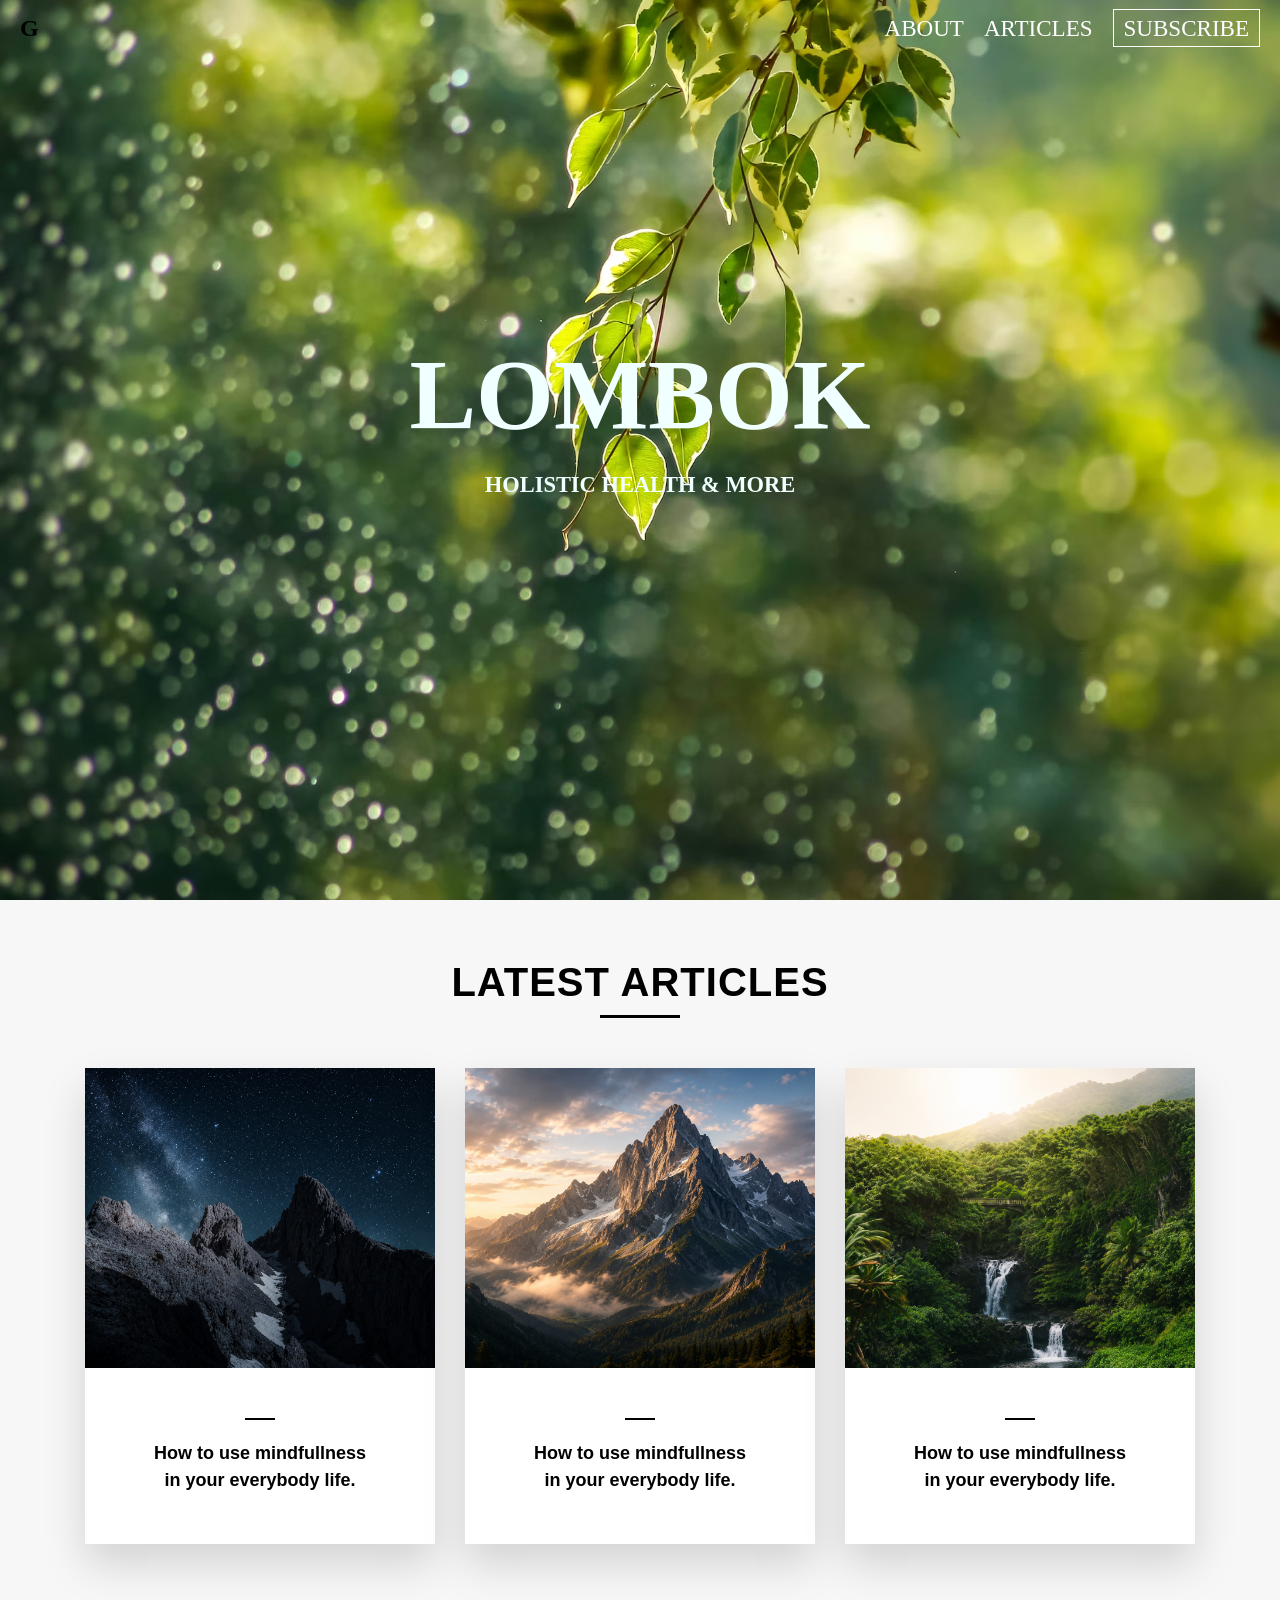
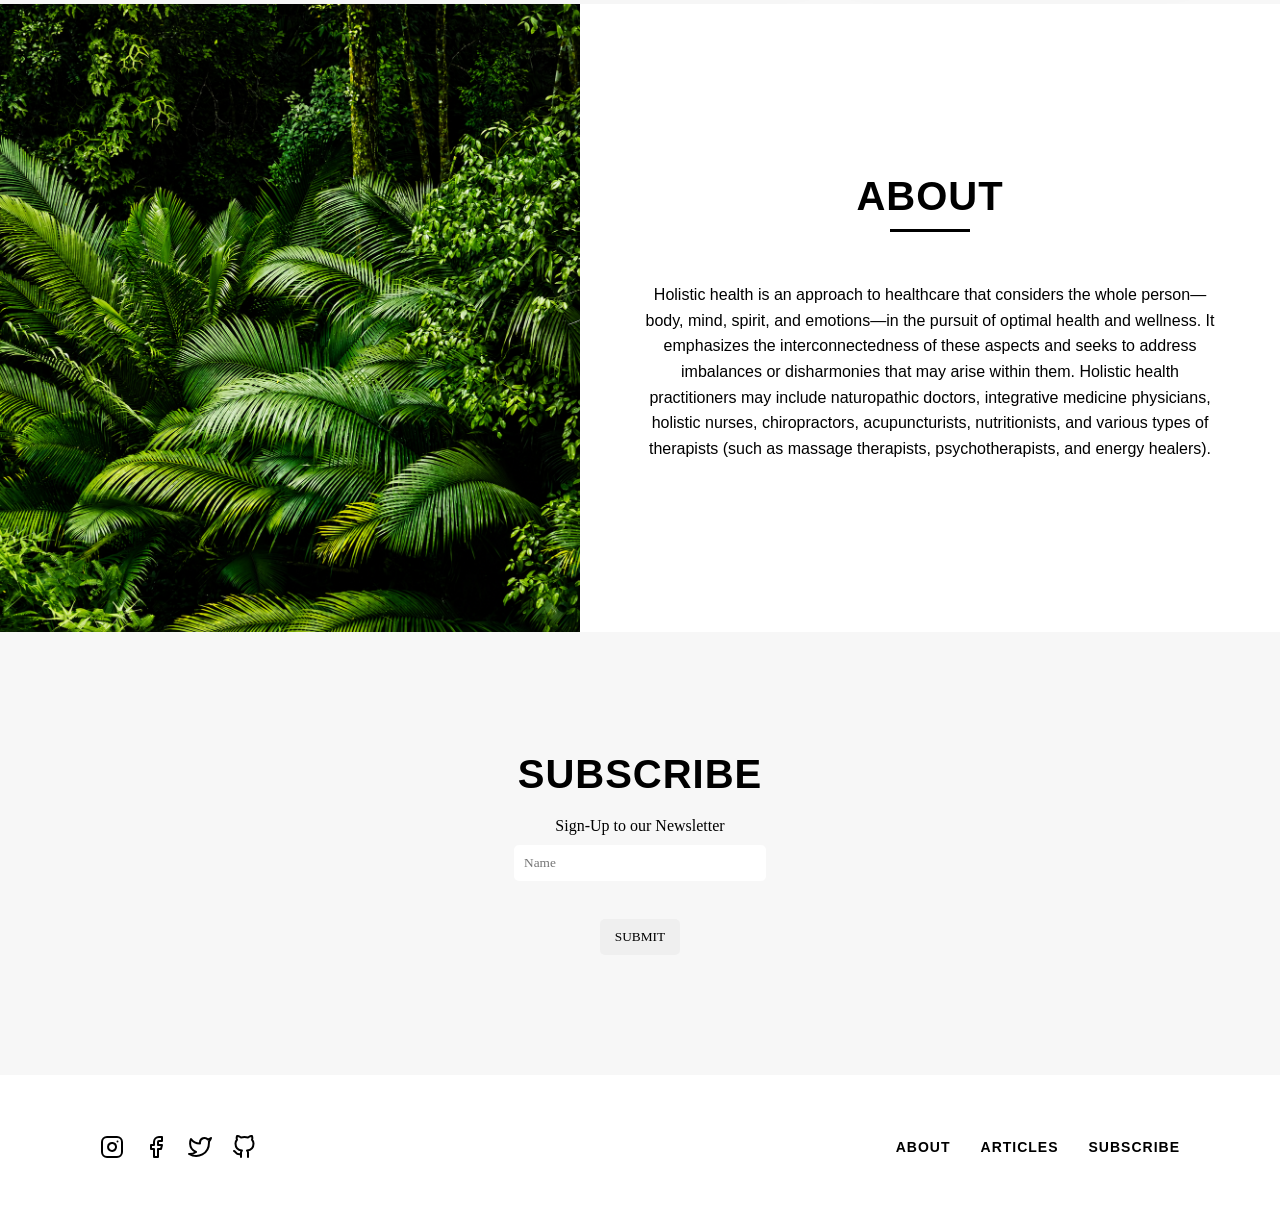
<file: assigment5/index.html>
<!DOCTYPE html>
<html lang="en">
<head>
  <meta charset="UTF-8">
  <meta name="viewport" content="width=device-width, initial-scale=1.0">
  <link rel="stylesheet" href="style.css">
  <title>Document</title>
  
</head>
<body>
  <div>
    <!-- hero section  -->
    <div class="hero-section">
      <nav class="navbar">
        <h1>G</h1>
        <ul>

          <li><a href="#">About</a></li>
          <li><a href="#">Articles</a></li>
          <li><a href="#" class="subscribe">Subscribe</a></li>
        </ul>
      </nav>
      <div class="hero-title">
        <h1>LOMBOK</h1>
        <h3>HOLISTIC HEALTH & MORE</h3>
      </div>
    </div>



    <!--  articles -->
    <div class="article">
      <h1>LATEST ARTICLES</h1>

      <hr class="hr1">
      <!-- latest articles image -->
      <div class="articles-row">
        <div class="card">
          <img class="card-img" src="image/image1.png" alt="">
          <div class="card-content">
            <hr class="hr2">
            <p>How to use mindfullness <br> in your everybody life.</p>
          </div>
        </div>
        <div class="card">
          <img class="card-img" src="image/image2.png" alt="">
          <div class="card-content">
            <hr class="hr2">
            <p>How to use mindfullness <br> in your everybody life.</p>
          </div>
        </div>
        <div class="card">
          <img class="card-img" src="image/image3.png" alt="">
          <div class="card-content">
            <hr class="hr2">
            <p>How to use mindfullness <br> in your everybody life.</p>
          </div>
        </div>
      </div>
    </div>

    <!-- about  -->
    <div class="about">
      <div class="about-img-wrapper"><img src="image/about.png" alt=""></div>

      <div class="about-text">
        <h1>ABOUT</h1>

        <hr class="hr1">
        <p>Holistic health is an approach to healthcare that considers the whole person—body, mind, spirit, and emotions—in the pursuit of optimal health and wellness. It emphasizes the interconnectedness of these aspects and seeks to address imbalances or disharmonies that may arise within them. Holistic health practitioners may include naturopathic doctors, integrative medicine physicians, holistic nurses, chiropractors, acupuncturists, nutritionists, and various types of therapists (such as massage therapists, psychotherapists, and energy healers).</p>
      </div>
    </div>

    <!-- subscribe -->
    <div class="subscribe-div">
      <h1>SUBSCRIBE</h1>    
      <p>Sign-Up to our Newsletter</p>

      <input type="text" placeholder="Name" class="input1">
      <!-- <input type="email" placeholder="Email"> -->
       <br>
      <button class="submit-btn">SUBMIT</button>
    </div>

    <!-- footer -->
    <footer class="footer">
      <div class="social-icons">
        <svg xmlns="http://www.w3.org/2000/svg" width="24" height="24" viewBox="0 0 24 24" fill="none" stroke="currentColor" stroke-width="2" stroke-linecap="round" stroke-linejoin="round" class="icon"><rect x="2" y="2" width="20" height="20" rx="5" ry="5"></rect><path d="M16 11.37A4 4 0 1 1 12.63 8 4 4 0 0 1 16 11.37z"></path><line x1="17.5" y1="6.5" x2="17.51" y2="6.5"></line></svg>
        <svg xmlns="http://www.w3.org/2000/svg" width="24" height="24" viewBox="0 0 24 24" fill="none" stroke="currentColor" stroke-width="2" stroke-linecap="round" stroke-linejoin="round" class="icon"><path d="M18 2h-3a5 5 0 0 0-5 5v3H7v4h3v8h4v-8h3l1-4h-4V7a1 1 0 0 1 1-1h3z"></path></svg>
        <svg xmlns="http://www.w3.org/2000/svg" width="24" height="24" viewBox="0 0 24 24" fill="none" stroke="currentColor" stroke-width="2" stroke-linecap="round" stroke-linejoin="round" class="icon"><path d="M23 3a10.9 10.9 0 0 1-3.14 1.53 4.48 4.48 0 0 0-7.86 3v1A10.66 10.66 0 0 1 3 4s-4 9 5 13a11.64 11.64 0 0 1-7 2c9 5 20 0 20-11.5a4.5 4.5 0 0 0-.08-.83A7.72 7.72 0 0 0 23 3z"></path></svg>
        <svg xmlns="http://www.w3.org/2000/svg" width="24" height="24" viewBox="0 0 24 24" fill="none" stroke="currentColor" stroke-width="2" stroke-linecap="round" stroke-linejoin="round" class="icon"><path d="M9 19c-5 1.5-5-2.5-7-3m14 6v-3.87a3.37 3.37 0 0 0-.94-2.61c3.14-.35 6.44-1.54 6.44-7A5.44 5.44 0 0 0 20 4.77 5.07 5.07 0 0 0 19.91 1S18.73.65 16 2.48a13.38 13.38 0 0 0-7 0C6.27.65 5.09 1 5.09 1A5.07 5.07 0 0 0 5 4.77a5.44 5.44 0 0 0-1.5 3.78c0 5.42 3.3 6.61 6.44 7A3.37 3.37 0 0 0 9 18.13V22"></path></svg>
      </div>
      <div class="footer-links">
        <a href="#">ABOUT</a>
        <a href="#">ARTICLES</a>
        <a href="#">SUBSCRIBE</a>
      </div>
    </footer>
  </div>
</body>
</html>
</file>
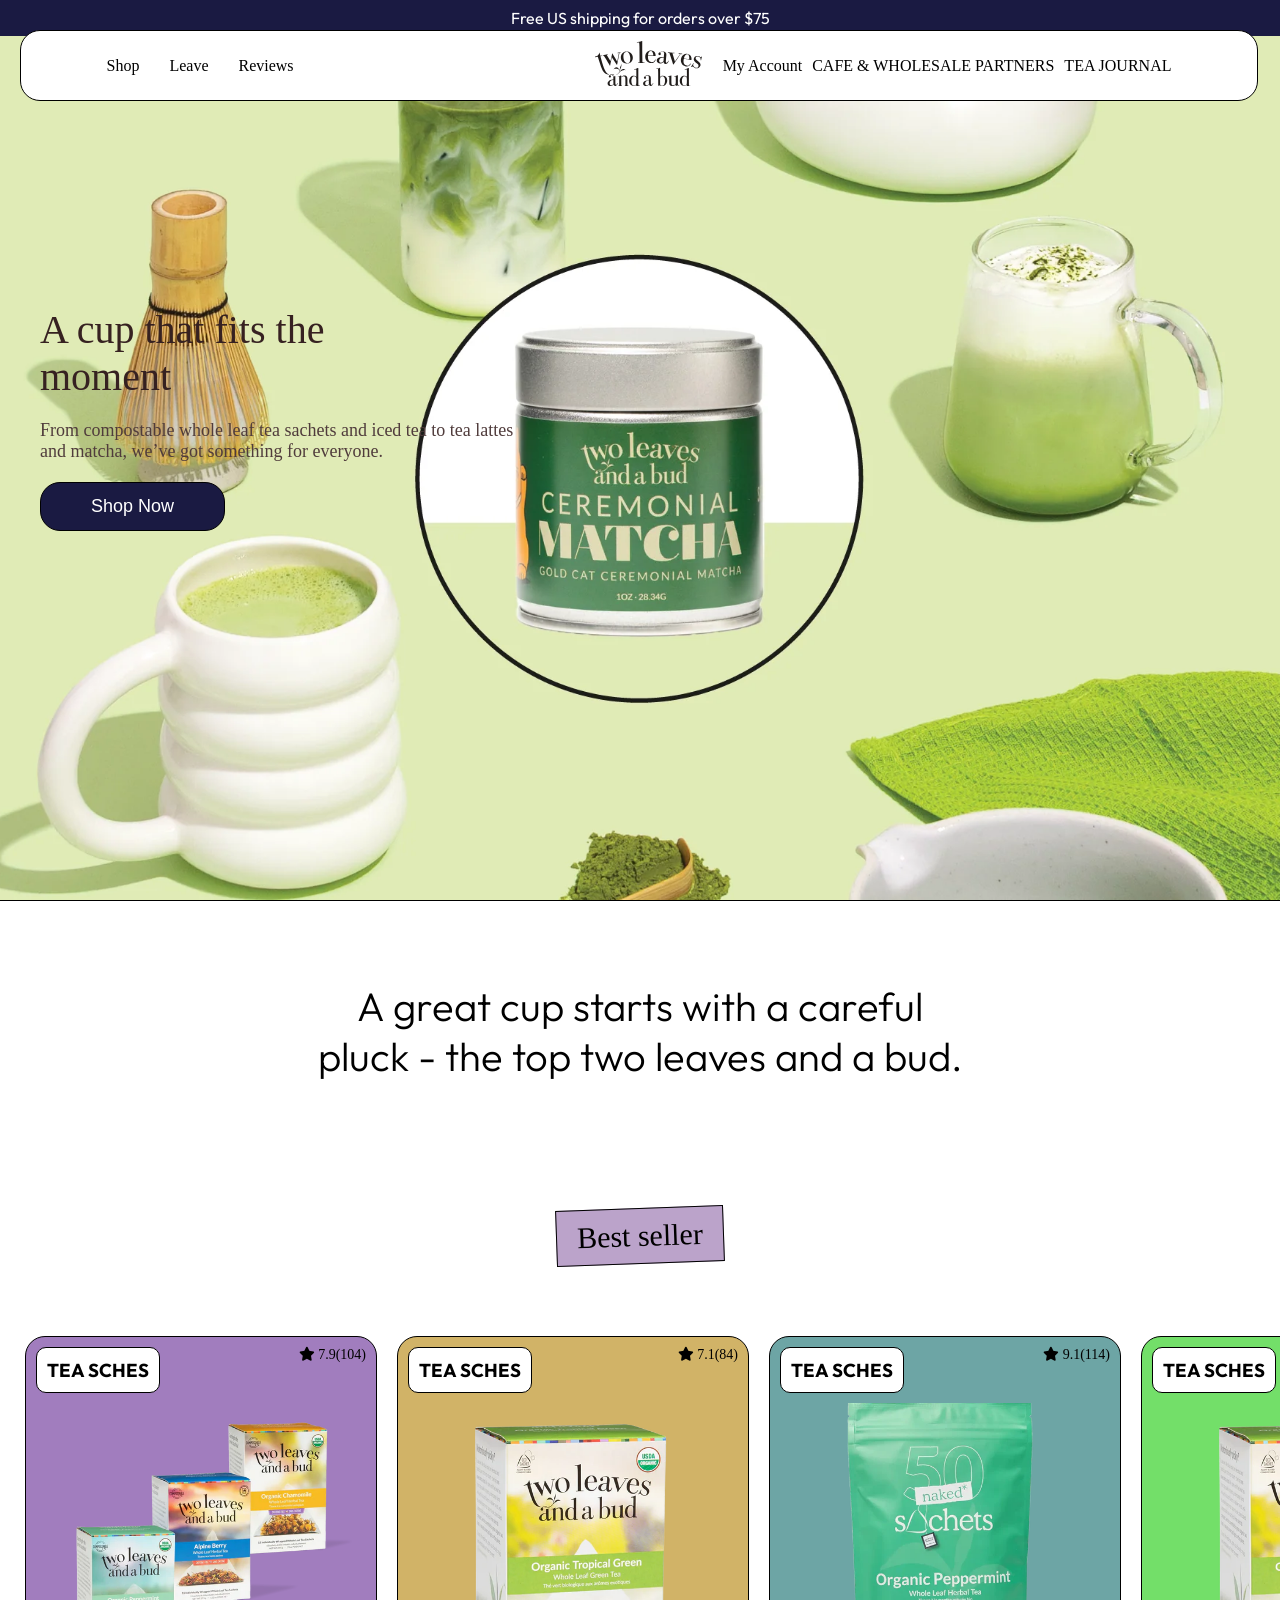
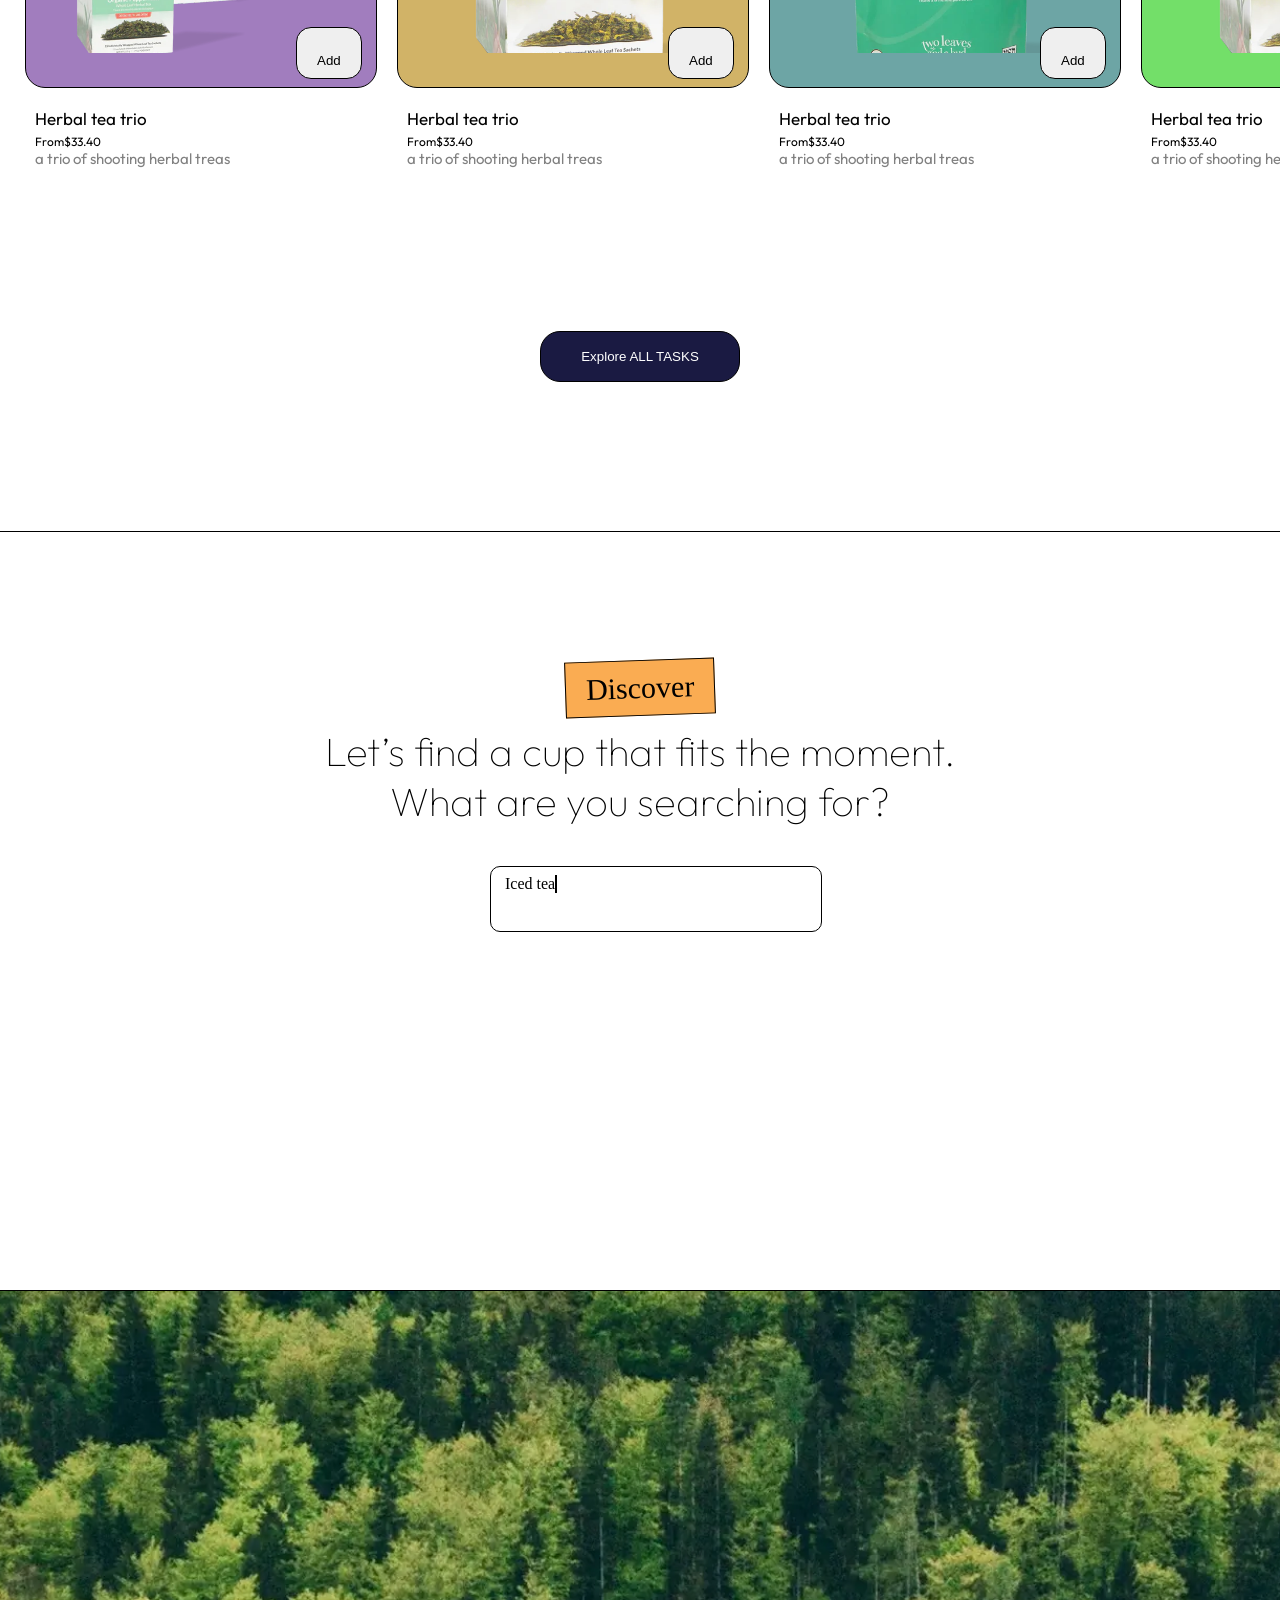
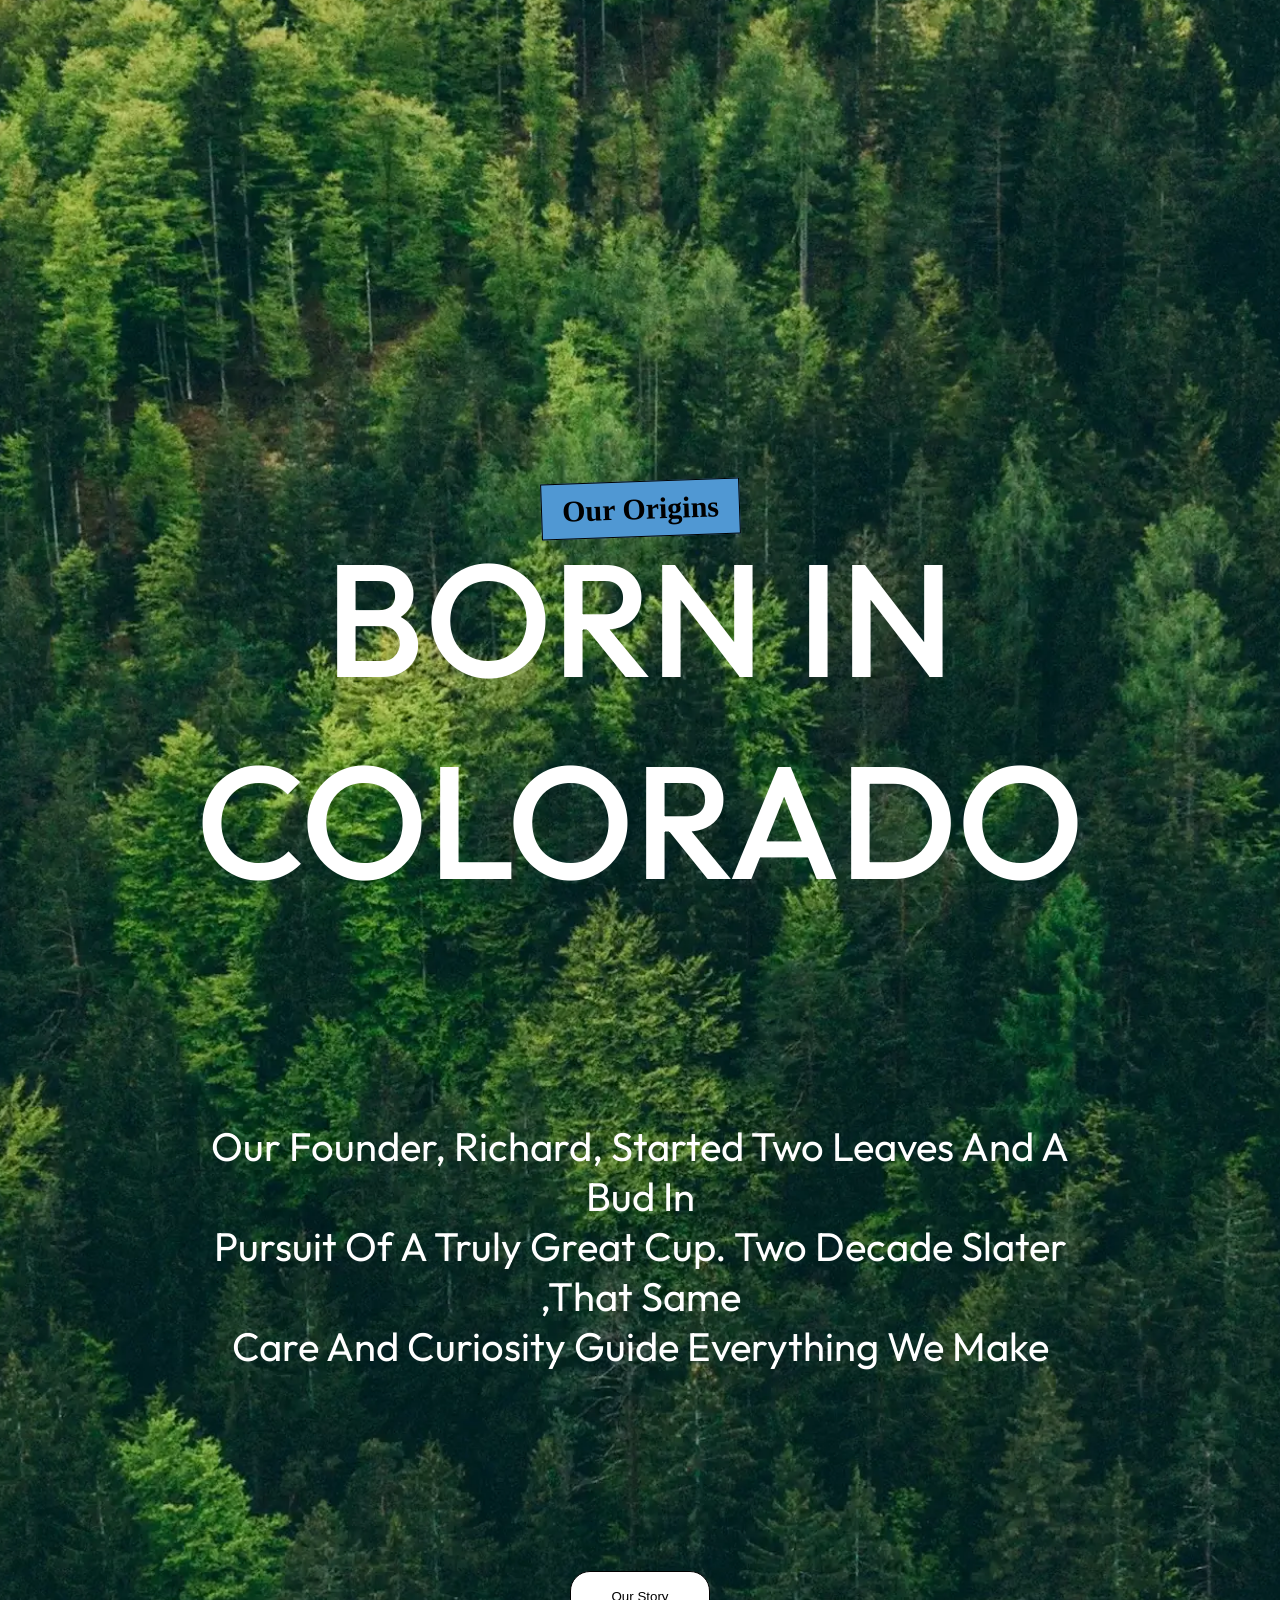
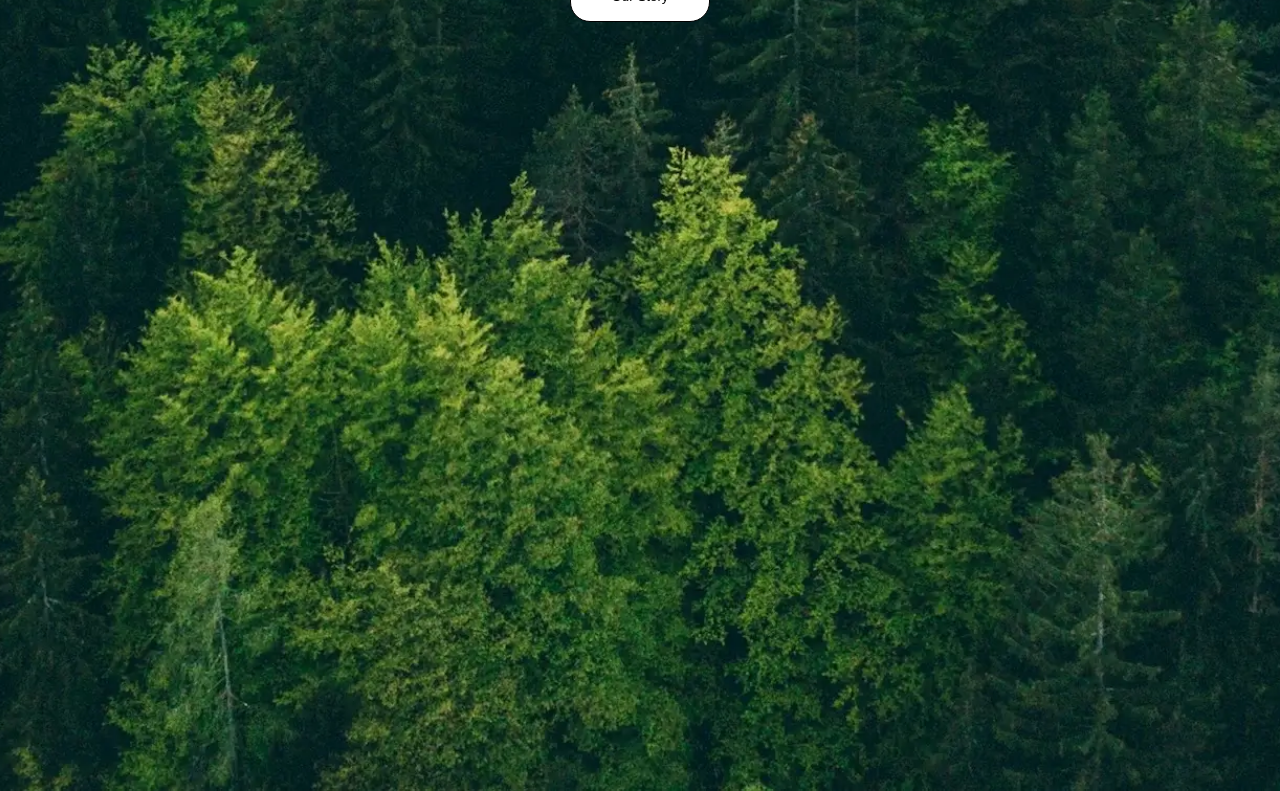
<file: Responsive_Task/index.html>
<!DOCTYPE html>
<html lang="en">

<head>
    <meta charset="UTF-8">
    <meta name="viewport" content="width=device-width, initial-scale=1.0">
    <title>Document</title>
    <link rel="stylesheet" href="style.css">
    <link rel="preconnect" href="https://fonts.googleapis.com">
    <link rel="preconnect" href="https://fonts.gstatic.com/" crossorigin>
    <link
        href="https://fonts.googleapis.com/css2?family=Outfit:wght@300;400;500;600;700&family=Playfair+Display:ital,wght@0,400..900;1,400..900&display=swap"
        rel="stylesheet">
    <link rel="stylesheet" href="https://cdnjs.cloudflare.com/ajax/libs/font-awesome/6.5.2/css/all.min.css">
</head>

<body>
    <div style="overflow: hidden;    " >

        <div class="page1">
            <p class="divp">Free US shipping for orders over $75</p>
            <!-- <div>

            </div> -->
            <nav class="NAVBARSETTING">

                <div class="nav1">

                    <li class="lis" href="">Shop</li>
                    <li class="lis" href="">Leave</li>
                    <li class="lis" href="">Reviews</li>
                </div>
                <div>
                    <img src="./Images/Twoleaves_logo.svg" alt="" class="navimage">
                </div>
                <div class="nav3">
                    <li class="lis" href="">My Account</li>
                    <li class="lis" href="">CAFE & WHOLESALE PARTNERS</li>
                    <li class="lis" href="">TEA JOURNAL</li>
                </div>
            </nav>
            <div class="front1">
                <h1>A cup that fits the <br> moment</h1>
                <p>From compostable whole leaf tea sachets and iced tea to tea lattes <br>
                    and matcha, we’ve got something for everyone.</p>
                <button class="btnfront">Shop Now</button>
            </div>
        </div>
        <hr class="border">
        <div class="page2">
            <h1>
                A great cup starts with a careful <br> pluck - the top two leaves and a bud.
            </h1>

            <div class="sellerdiv">
    <p class="sellertext">Best seller</p>
</div>
        </div>

        <div class="page3">
            <div class="page3boxes">
                <div>
                    <div class="divboxes" style="background-color: rgb(161, 125, 190);">
                        <div class="imghead">
                            <h3>TEA SCHES</h3>
                            <p style="font-size: 14px;"> <i class="fa-etch fa-solid fa-star"></i> 7.9(104)</p>
                        </div>
                        <img src="Images/product2.webp" alt="">
                        <div class="btndiv">

                            <button class="btns"> <i class="fa-light fa-plus"></i> <br>Add</button>
                        </div>

                    </div>
                    <div class="ppdiv">
                        <P class="pp">Herbal tea trio</P>
                        <p class="pp2">From$33.40</p>
                        <p class="pp3">a trio of shooting herbal treas</p>
                    </div>
                </div>

                <div>
                    <div class="divboxes">
                        <div class="imghead">
                            <h3>TEA SCHES</h3>
                            <p style="font-size: 14px;"> <i class="fa-etch fa-solid fa-star"></i> 7.1(84)</p>
                        </div>
                        <img src="Images/product1.webp" alt="">
                        <div class="btndiv">

                            <button class="btns"> <i class="fa-light fa-plus"></i> <br>Add</button>
                        </div>

                    </div>
                    <div class="ppdiv">
                        <P class="pp">Herbal tea trio</P>
                        <p class="pp2">From$33.40</p>
                        <p class="pp3">a trio of shooting herbal treas</p>
                    </div>
                    
                </div>
                <div>
                    <div class="divboxes" style="background-color: rgb(109, 165, 165);">
                        <div class="imghead">
                            <h3>TEA SCHES</h3>
                            <p style="font-size: 14px;"> <i class="fa-etch fa-solid fa-star"></i> 9.1(114)</p>
                        </div>
                        <img src="Images/product3.webp" alt="">
                        <div class="btndiv">

                            <button class="btns"> <i class="fa-light fa-plus"></i> <br>Add</button>
                        </div>

                    </div>
                    <div class="ppdiv">
                        <P class="pp">Herbal tea trio</P>
                        <p class="pp2">From$33.40</p>
                        <p class="pp3">a trio of shooting herbal treas</p>
                    </div>
                </div>
                <div>
                    <div class="divboxes" style="background-color: rgb(115, 223, 105);">
                        <div class="imghead">
                            <h3>TEA SCHES</h3>
                            <p style="font-size: 14px;"> <i class="fa-etch fa-solid fa-star"></i> 8.9(204)</p>
                        </div>
                        <img src="Images/product1.webp" alt="">
                        <div class="btndiv">

                            <button class="btns"> <i class="fa-light fa-plus"></i> <br>Add</button>
                        </div>

                    </div>
                    <div class="ppdiv">
                        <P class="pp">Herbal tea trio</P>
                        <p class="pp2">From$33.40</p>
                        <p class="pp3">a trio of shooting herbal treas</p>
                    </div>
                </div>
                <div>
                    <div class="divboxes" style="background-color: rgb(115, 223, 105);">
                        <div class="imghead">
                            <h3>TEA SCHES</h3>
                            <p style="font-size: 14px;"> <i class="fa-etch fa-solid fa-star"></i> 8.9(204)</p>
                        </div>
                        <img src="Images/product1.webp" alt="">
                        <div class="btndiv">

                            <button class="btns"> <i class="fa-light fa-plus"></i> <br>Add</button>
                        </div>

                    </div>
                    <div class="ppdiv">
                        <P class="pp">Herbal tea trio</P>
                        <p class="pp2">From$33.40</p>
                        <p class="pp3">a trio of shooting herbal treas</p>
                    </div>
                </div>
            </div>
        </div>
        <div
            style="height: 200px; background-color: white; align-items: center; text-align: center; justify-content: center; padding-top: 10%;">
            <button class="btns2">Explore ALL TASKS</button>
        </div>

        <hr class="border">
        <div class="page4">
            <div class="discoversection">
    <p class="discovertext">Discover</p>

    <h1 class="pagr4heading">
        Let’s find a cup that fits the moment. <br>
        What are you searching for?
    </h1>
</div>
            <div class="inputbox">
                    <input type="text" placeholder=" ">
                    <span class="typing-text">Iced tea</span>
                </div>
        </div>
        <hr class="border">
        <div class="page5">
            <h3 class="tagg">our origins</h3>
            <h1>born  in <br> colorado</h1>
            <p>Our founder, Richard, started Two Leaves and a 
                Bud in  <br>pursuit of a truly great cup. Two decade 
                slater ,that same  <br>
                care and curiosity guide everything we make</p>
                <button class="btns3">our story</button>
        </div>


        
    </div>
</body>

</html>
</file>
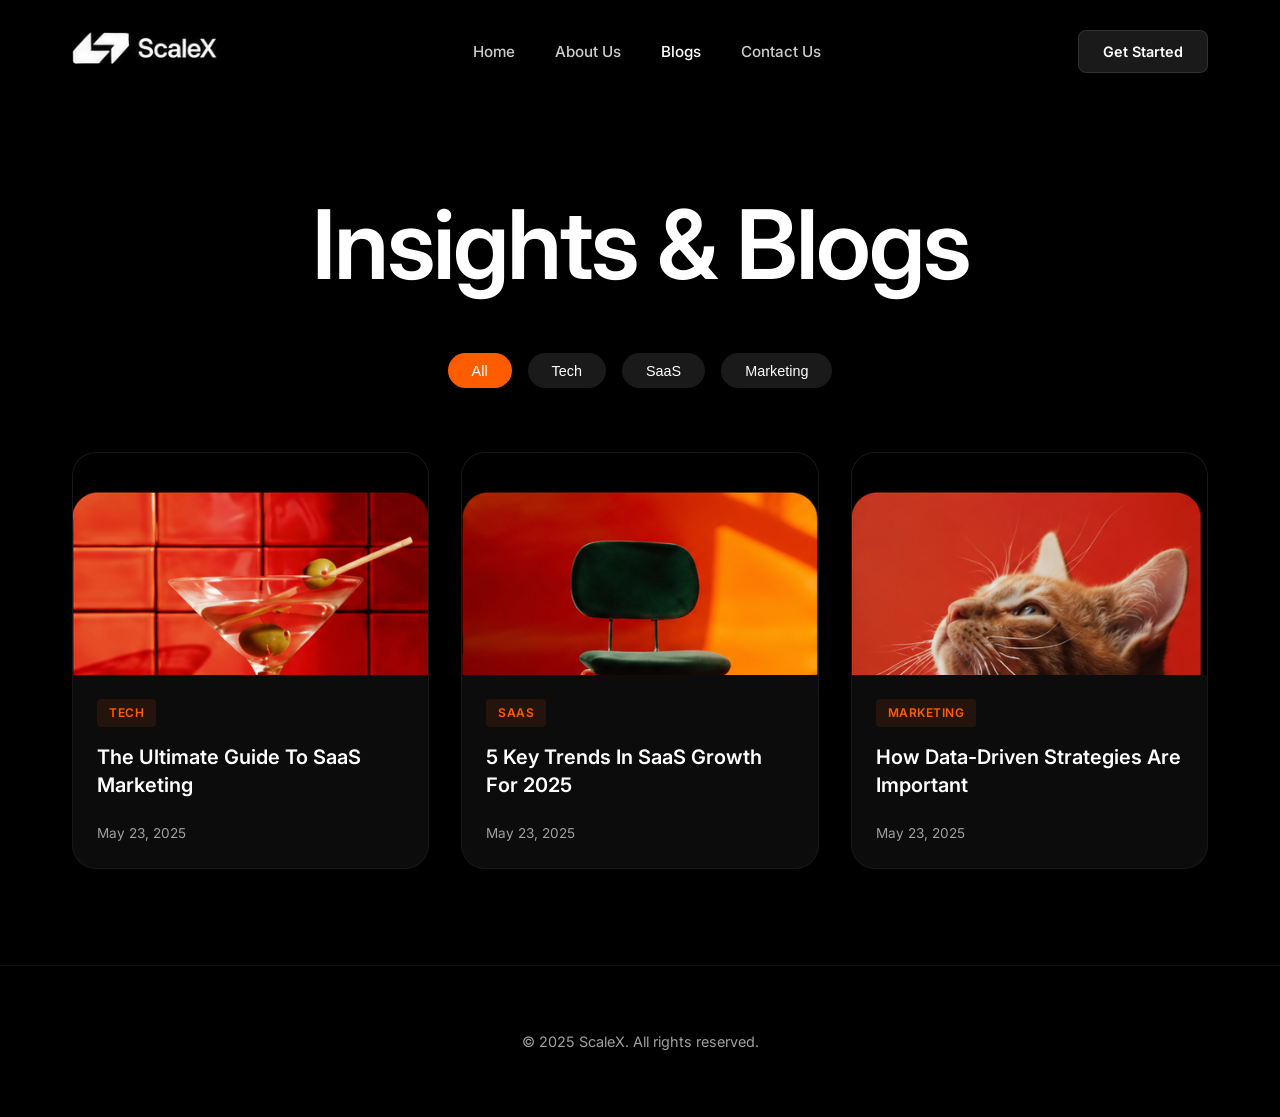
<file: assigment2/task1/index.html>
<!DOCTYPE html>
<html lang="en">
<head>
    <meta charset="UTF-8">
    <meta name="viewport" content="width=device-width, initial-scale=1.0">
    <title>Insights & Blogs | ScaleX</title>
    <link rel="stylesheet" href="style.css">
    <link rel="preconnect" href="https://fonts.googleapis.com">
    <link rel="preconnect" href="https://fonts.gstatic.com" crossorigin>
    <link href="https://fonts.googleapis.com/css2?family=Inter:wght@400;500;600;700&display=swap" rel="stylesheet">
</head>
<body>
    <header>
        <nav class="container">
            <div class="logo">
                <img src="extracted_images/logo.png" alt="ScaleX Logo" id="site-logo">
            </div>
            <ul class="nav-links">
                <li><a href="#" id="nav-home">Home</a></li>
                <li><a href="#" id="nav-about">About Us</a></li>
                <li><a href="#" id="nav-blogs" class="active">Blogs</a></li>
                <li><a href="#" id="nav-contact">Contact Us</a></li>
            </ul>
            <div class="nav-actions">
                <a href="#" class="btn-primary" id="btn-get-started">Get Started</a>
            </div>
        </nav>
    </header>

    <main class="container">
        <section class="hero">
            <h1 id="main-heading">Insights & Blogs</h1>
        </section>

        <section class="filters">
            <button class="filter-chip active" id="filter-all">All</button>
            <button class="filter-chip" id="filter-tech">Tech</button>
            <button class="filter-chip" id="filter-saas">SaaS</button>
            <button class="filter-chip" id="filter-marketing">Marketing</button>
        </section>

        <section class="blog-grid">
            <!-- Card 1 -->
            <article class="blog-card" id="card-1">
                <div class="card-image">
                    <img src="extracted_images/image_martini.png" alt="SaaS Marketing Guide">
                </div>
                <div class="card-content">
                    <span class="category-tag" id="tag-1">Tech</span>
                    <h2 class="blog-title">The Ultimate Guide To SaaS Marketing</h2>
                    <p class="blog-date">May 23, 2025</p>
                </div>
            </article>

            <!-- Card 2 -->
            <article class="blog-card" id="card-2">
                <div class="card-image">
                    <img src="extracted_images/image_chair.png" alt="SaaS Growth Trends">
                </div>
                <div class="card-content">
                    <span class="category-tag" id="tag-2">SaaS</span>
                    <h2 class="blog-title">5 Key Trends In SaaS Growth For 2025</h2>
                    <p class="blog-date">May 23, 2025</p>
                </div>
            </article>

            <!-- Card 3 -->
            <article class="blog-card" id="card-3">
                <div class="card-image">
                    <img src="extracted_images/image_cat.png" alt="Data-Driven Strategies">
                </div>
                <div class="card-content">
                    <span class="category-tag" id="tag-3">Marketing</span>
                    <h2 class="blog-title">How Data-Driven Strategies Are Important</h2>
                    <p class="blog-date">May 23, 2025</p>
                </div>
            </article>
        </section>
    </main>

    <footer>
        <div class="container">
            <p>&copy; 2025 ScaleX. All rights reserved.</p>
        </div>
    </footer>
</body>
</html>
</file>
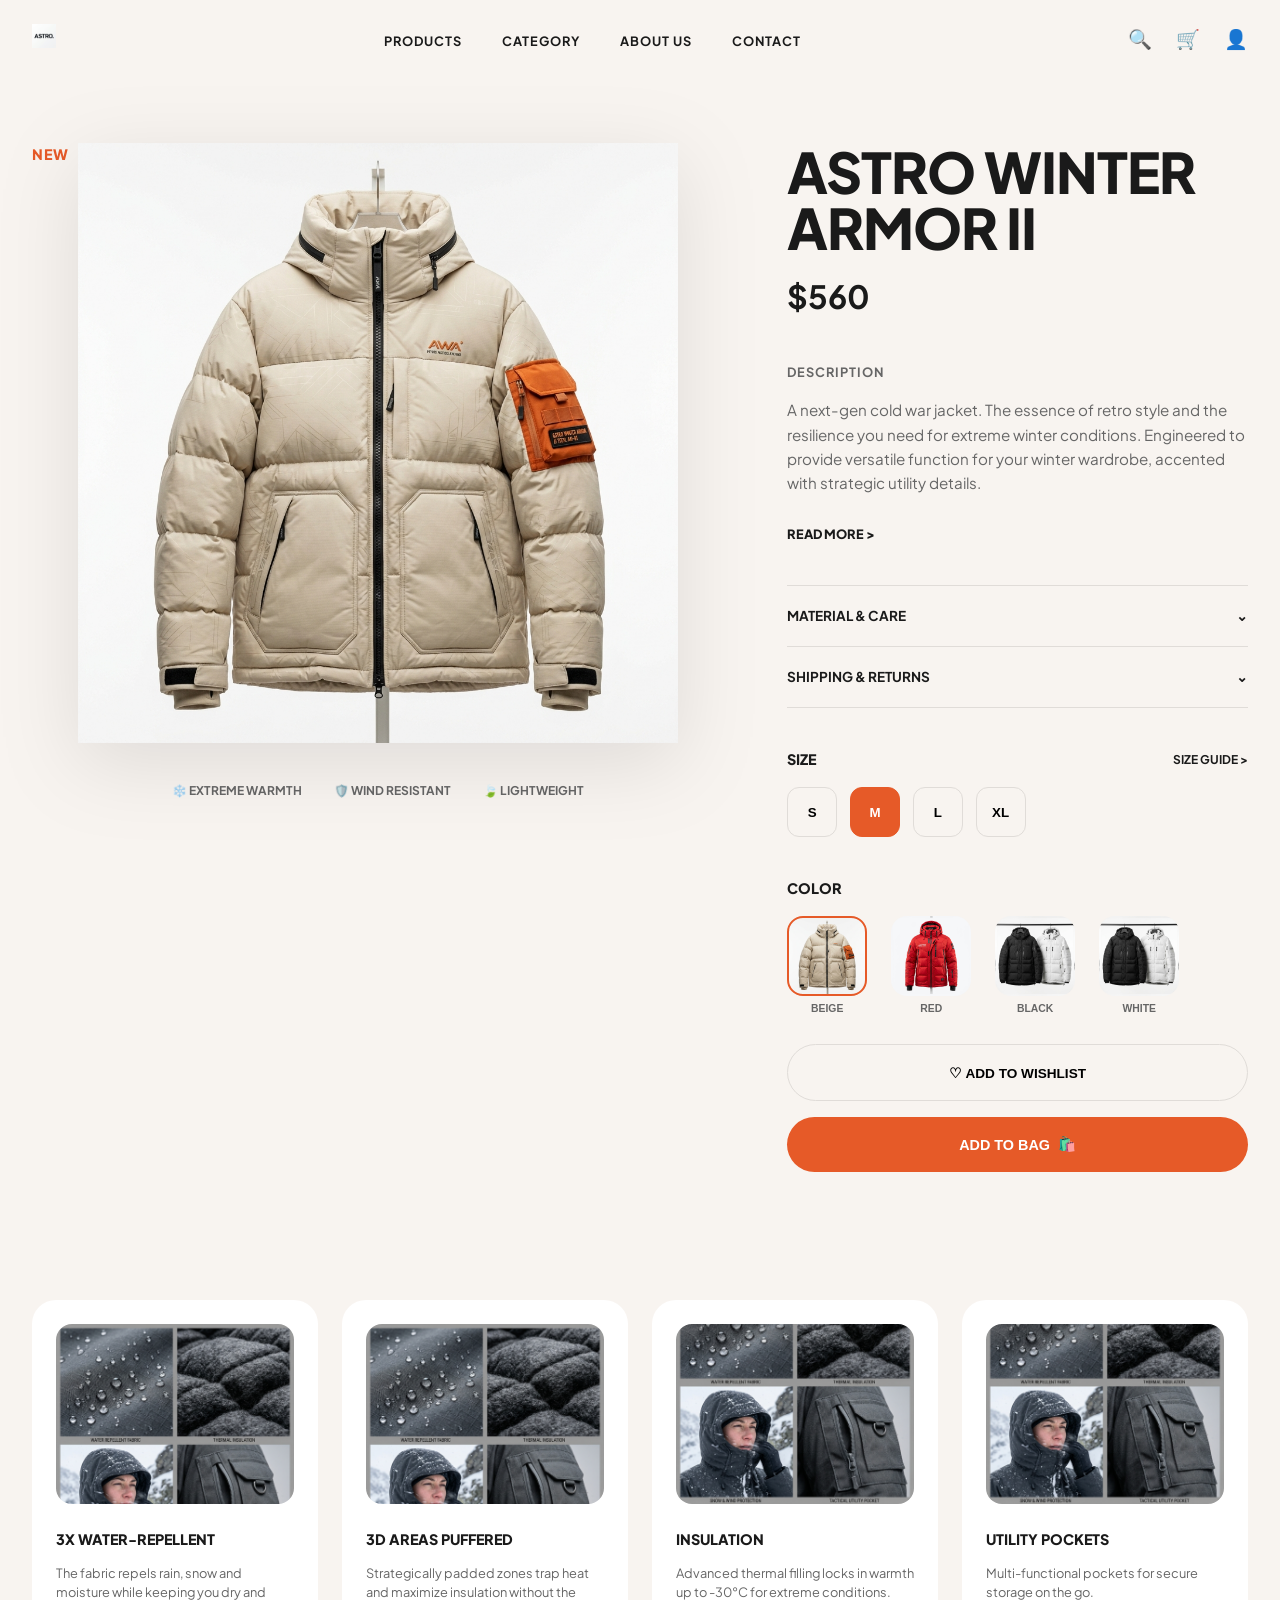
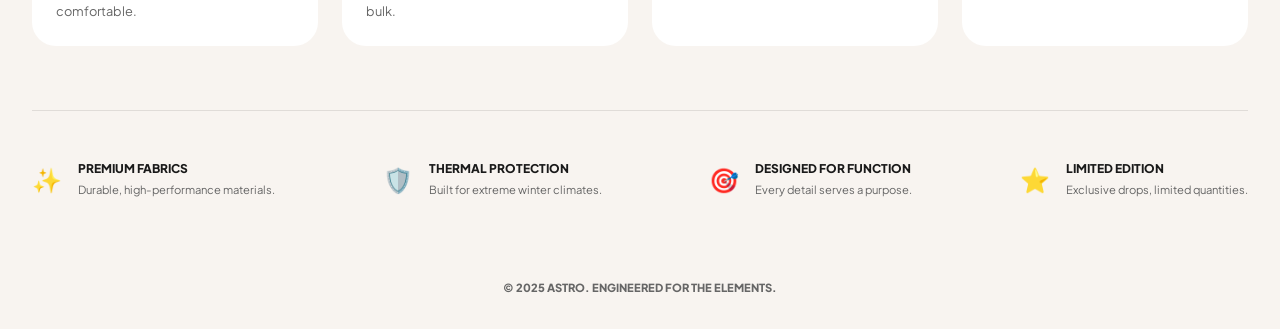
<file: assigment2/task2/index.html>
<!DOCTYPE html>
<html lang="en">
<head>
    <meta charset="UTF-8">
    <meta name="viewport" content="width=device-width, initial-scale=1.0">
    <title>ASTRO WINTER ARMOR II | ASTRO.</title>
    <link rel="stylesheet" href="style.css">
    <link rel="preconnect" href="https://fonts.googleapis.com">
    <link rel="preconnect" href="https://fonts.gstatic.com" crossorigin>
    <link href="https://fonts.googleapis.com/css2?family=Plus+Jakarta+Sans:wght@300;400;500;600;700;800&display=swap" rel="stylesheet">
</head>
<body>
    <header>
        <nav class="container">
            <div class="logo">
                <img src="assets/logo.png" alt="ASTRO.">
            </div>
            <ul class="nav-links">
                <li><a href="#">PRODUCTS</a></li>
                <li><a href="#">CATEGORY</a></li>
                <li><a href="#">ABOUT US</a></li>
                <li><a href="#">CONTACT</a></li>
            </ul>
            <div class="nav-icons">
                <button class="icon-btn" id="search-btn">🔍</button>
                <button class="icon-btn" id="cart-btn">🛒</button>
                <button class="icon-btn" id="user-btn">👤</button>
            </div>
        </nav>
    </header>

    <main class="container">
        <section class="product-view">
            <div class="product-gallery">
                <span class="badge-new">NEW</span>
                <div class="main-image">
                    <img src="assets/beige.png" alt="Astro Winter Armor II Beige">
                </div>
                <div class="product-features-icons">
                    <div class="feature-icon-item">❄️ EXTREME WARMTH</div>
                    <div class="feature-icon-item">🛡️ WIND RESISTANT</div>
                    <div class="feature-icon-item">🍃 LIGHTWEIGHT</div>
                </div>
            </div>

            <div class="product-info">
                <h1 class="product-name">ASTRO WINTER ARMOR II</h1>
                <p class="price">$560</p>

                <div class="description-section">
                    <h3>DESCRIPTION</h3>
                    <p>A next-gen cold war jacket. The essence of retro style and the resilience you need for extreme winter conditions. Engineered to provide versatile function for your winter wardrobe, accented with strategic utility details.</p>
                    <a href="#" class="read-more">READ MORE &gt;</a>
                </div>

                <div class="accordion">
                    <div class="accordion-item">
                        <span>MATERIAL & CARE</span>
                        <span>⌄</span>
                    </div>
                    <div class="accordion-item">
                        <span>SHIPPING & RETURNS</span>
                        <span>⌄</span>
                    </div>
                </div>

                <div class="selection-section">
                    <div class="size-selection">
                        <div class="selection-header">
                            <h3>SIZE</h3>
                            <a href="#" class="size-guide">SIZE GUIDE &gt;</a>
                        </div>
                        <div class="size-options">
                            <button class="size-btn">S</button>
                            <button class="size-btn active">M</button>
                            <button class="size-btn">L</button>
                            <button class="size-btn">XL</button>
                        </div>
                    </div>

                    <div class="color-selection">
                        <h3>COLOR</h3>
                        <div class="color-options">
                            <button class="color-btn active" style="background-image: url('assets/beige.png')">
                                <span class="color-name">BEIGE</span>
                            </button>
                            <button class="color-btn" style="background-image: url('assets/red.png')">
                                <span class="color-name">RED</span>
                            </button>
                            <button class="color-btn" style="background-image: url('assets/variants.png'); background-position: left;">
                                <span class="color-name">BLACK</span>
                            </button>
                            <button class="color-btn" style="background-image: url('assets/variants.png'); background-position: right;">
                                <span class="color-name">WHITE</span>
                            </button>
                        </div>
                    </div>
                </div>

                <div class="action-buttons">
                    <button class="wishlist-btn">♡ ADD TO WISHLIST</button>
                    <button class="add-to-bag-btn">ADD TO BAG <span>🛍️</span></button>
                </div>
            </div>
        </section>

        <section class="details-grid">
            <div class="detail-card">
                <img src="assets/details.png" alt="Water Repellent" style="object-position: top left;">
                <div class="detail-text">
                    <h3>3X WATER-REPELLENT</h3>
                    <p>The fabric repels rain, snow and moisture while keeping you dry and comfortable.</p>
                </div>
            </div>
            <div class="detail-card">
                <img src="assets/details.png" alt="3D Areas" style="object-position: top right;">
                <div class="detail-text">
                    <h3>3D AREAS PUFFERED</h3>
                    <p>Strategically padded zones trap heat and maximize insulation without the bulk.</p>
                </div>
            </div>
            <div class="detail-card">
                <img src="assets/details.png" alt="Insulation" style="object-position: bottom left;">
                <div class="detail-text">
                    <h3>INSULATION</h3>
                    <p>Advanced thermal filling locks in warmth up to -30°C for extreme conditions.</p>
                </div>
            </div>
            <div class="detail-card">
                <img src="assets/details.png" alt="Utility Pockets" style="object-position: bottom right;">
                <div class="detail-text">
                    <h3>UTILITY POCKETS</h3>
                    <p>Multi-functional pockets for secure storage on the go.</p>
                </div>
            </div>
        </section>

        <section class="footer-features">
            <div class="footer-feature-item">
                <span class="icon">✨</span>
                <div>
                    <h4>PREMIUM FABRICS</h4>
                    <p>Durable, high-performance materials.</p>
                </div>
            </div>
            <div class="footer-feature-item">
                <span class="icon">🛡️</span>
                <div>
                    <h4>THERMAL PROTECTION</h4>
                    <p>Built for extreme winter climates.</p>
                </div>
            </div>
            <div class="footer-feature-item">
                <span class="icon">🎯</span>
                <div>
                    <h4>DESIGNED FOR FUNCTION</h4>
                    <p>Every detail serves a purpose.</p>
                </div>
            </div>
            <div class="footer-feature-item">
                <span class="icon">⭐</span>
                <div>
                    <h4>LIMITED EDITION</h4>
                    <p>Exclusive drops, limited quantities.</p>
                </div>
            </div>
        </section>
    </main>

    <footer>
        <div class="container">
            <p>&copy; 2025 ASTRO. ENGINEERED FOR THE ELEMENTS.</p>
        </div>
    </footer>
</body>
</html>
</file>
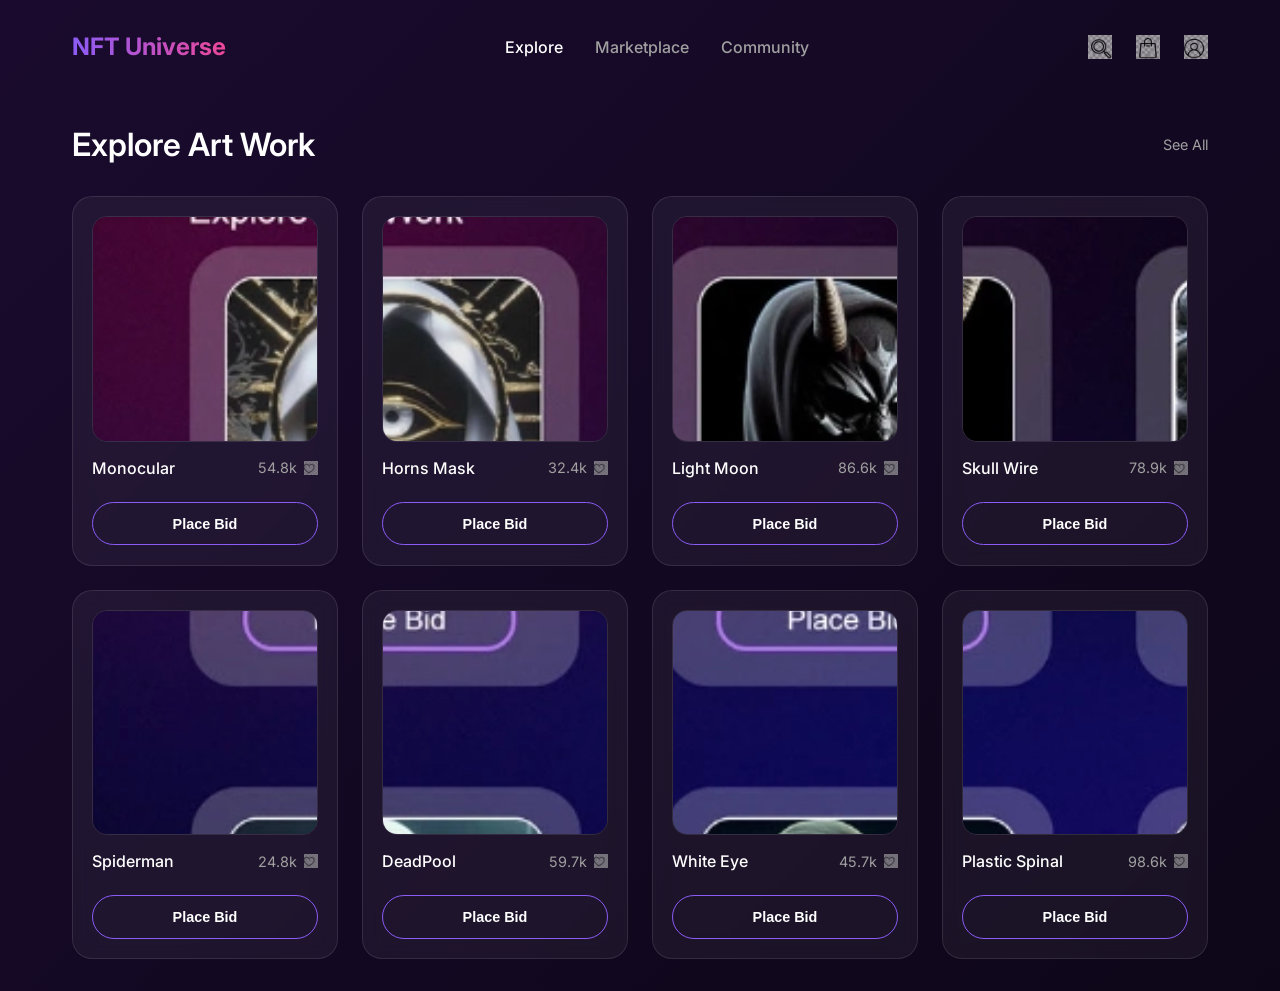
<file: assigment3/task1/index.html>
<!DOCTYPE html>
<html lang="en">
<head>
    <meta charset="UTF-8">
    <meta name="viewport" content="width=device-width, initial-scale=1.0">
    <title>Explore Art Work | NFT Gallery</title>
    <link rel="stylesheet" href="styles.css">
    <link rel="preconnect" href="https://fonts.googleapis.com">
    <link rel="preconnect" href="https://fonts.gstatic.com" crossorigin>
    <link href="https://fonts.googleapis.com/css2?family=Inter:wght@400;500;600;700&display=swap" rel="stylesheet">
</head>
<body>
    <div class="container">
        <header class="navbar">
            <div class="logo">
                <h1>NFT Universe</h1>
            </div>
            <nav class="nav-links">
                <a href="#" class="active">Explore</a>
                <a href="#">Marketplace</a>
                <a href="#">Community</a>
            </nav>
            <div class="nav-icons">
                <img src="assets/search.png" alt="Search" class="icon">
                <img src="assets/bag.png" alt="Cart" class="icon">
                <img src="assets/user.png" alt="Profile" class="icon">
            </div>
        </header>

        <section class="explore-section">
            <div class="section-header">
                <h2>Explore Art Work</h2>
                <a href="#" class="see-all">See All</a>
            </div>

            <div class="artwork-grid">
                <!-- Row 1 -->
                <div class="artwork-card">
                    <div class="artwork-image">
                        <img src="assets/artworks/monocular.png" alt="Monocular">
                    </div>
                    <div class="artwork-info">
                        <h3>Monocular</h3>
                        <span class="price">54.8k <img src="assets/heart.png" alt="Heart" class="small-icon"></span>
                    </div>
                    <button class="bid-btn">Place Bid</button>
                </div>

                <div class="artwork-card">
                    <div class="artwork-image">
                        <img src="assets/artworks/horns_mask.png" alt="Horns Mask">
                    </div>
                    <div class="artwork-info">
                        <h3>Horns Mask</h3>
                        <span class="price">32.4k <img src="assets/heart.png" alt="Heart" class="small-icon"></span>
                    </div>
                    <button class="bid-btn">Place Bid</button>
                </div>

                <div class="artwork-card">
                    <div class="artwork-image">
                        <img src="assets/artworks/light_moon.png" alt="Light Moon">
                    </div>
                    <div class="artwork-info">
                        <h3>Light Moon</h3>
                        <span class="price">86.6k <img src="assets/heart.png" alt="Heart" class="small-icon"></span>
                    </div>
                    <button class="bid-btn">Place Bid</button>
                </div>

                <div class="artwork-card">
                    <div class="artwork-image">
                        <img src="assets/artworks/skull_wire.png" alt="Skull Wire">
                    </div>
                    <div class="artwork-info">
                        <h3>Skull Wire</h3>
                        <span class="price">78.9k <img src="assets/heart.png" alt="Heart" class="small-icon"></span>
                    </div>
                    <button class="bid-btn">Place Bid</button>
                </div>

                <!-- Row 2 -->
                <div class="artwork-card">
                    <div class="artwork-image">
                        <img src="assets/artworks/spiderman.png" alt="Spiderman">
                    </div>
                    <div class="artwork-info">
                        <h3>Spiderman</h3>
                        <span class="price">24.8k <img src="assets/heart.png" alt="Heart" class="small-icon"></span>
                    </div>
                    <button class="bid-btn">Place Bid</button>
                </div>

                <div class="artwork-card">
                    <div class="artwork-image">
                        <img src="assets/artworks/deadpool.png" alt="DeadPool">
                    </div>
                    <div class="artwork-info">
                        <h3>DeadPool</h3>
                        <span class="price">59.7k <img src="assets/heart.png" alt="Heart" class="small-icon"></span>
                    </div>
                    <button class="bid-btn">Place Bid</button>
                </div>

                <div class="artwork-card">
                    <div class="artwork-image">
                        <img src="assets/artworks/white_eye.png" alt="White Eye">
                    </div>
                    <div class="artwork-info">
                        <h3>White Eye</h3>
                        <span class="price">45.7k <img src="assets/heart.png" alt="Heart" class="small-icon"></span>
                    </div>
                    <button class="bid-btn">Place Bid</button>
                </div>

                <div class="artwork-card">
                    <div class="artwork-image">
                        <img src="assets/artworks/plastic_spinal.png" alt="Plastic Spinal">
                    </div>
                    <div class="artwork-info">
                        <h3>Plastic Spinal</h3>
                        <span class="price">98.6k <img src="assets/heart.png" alt="Heart" class="small-icon"></span>
                    </div>
                    <button class="bid-btn">Place Bid</button>
                </div>
            </div>
        </section>
    </div>
</body>
</html>
</file>
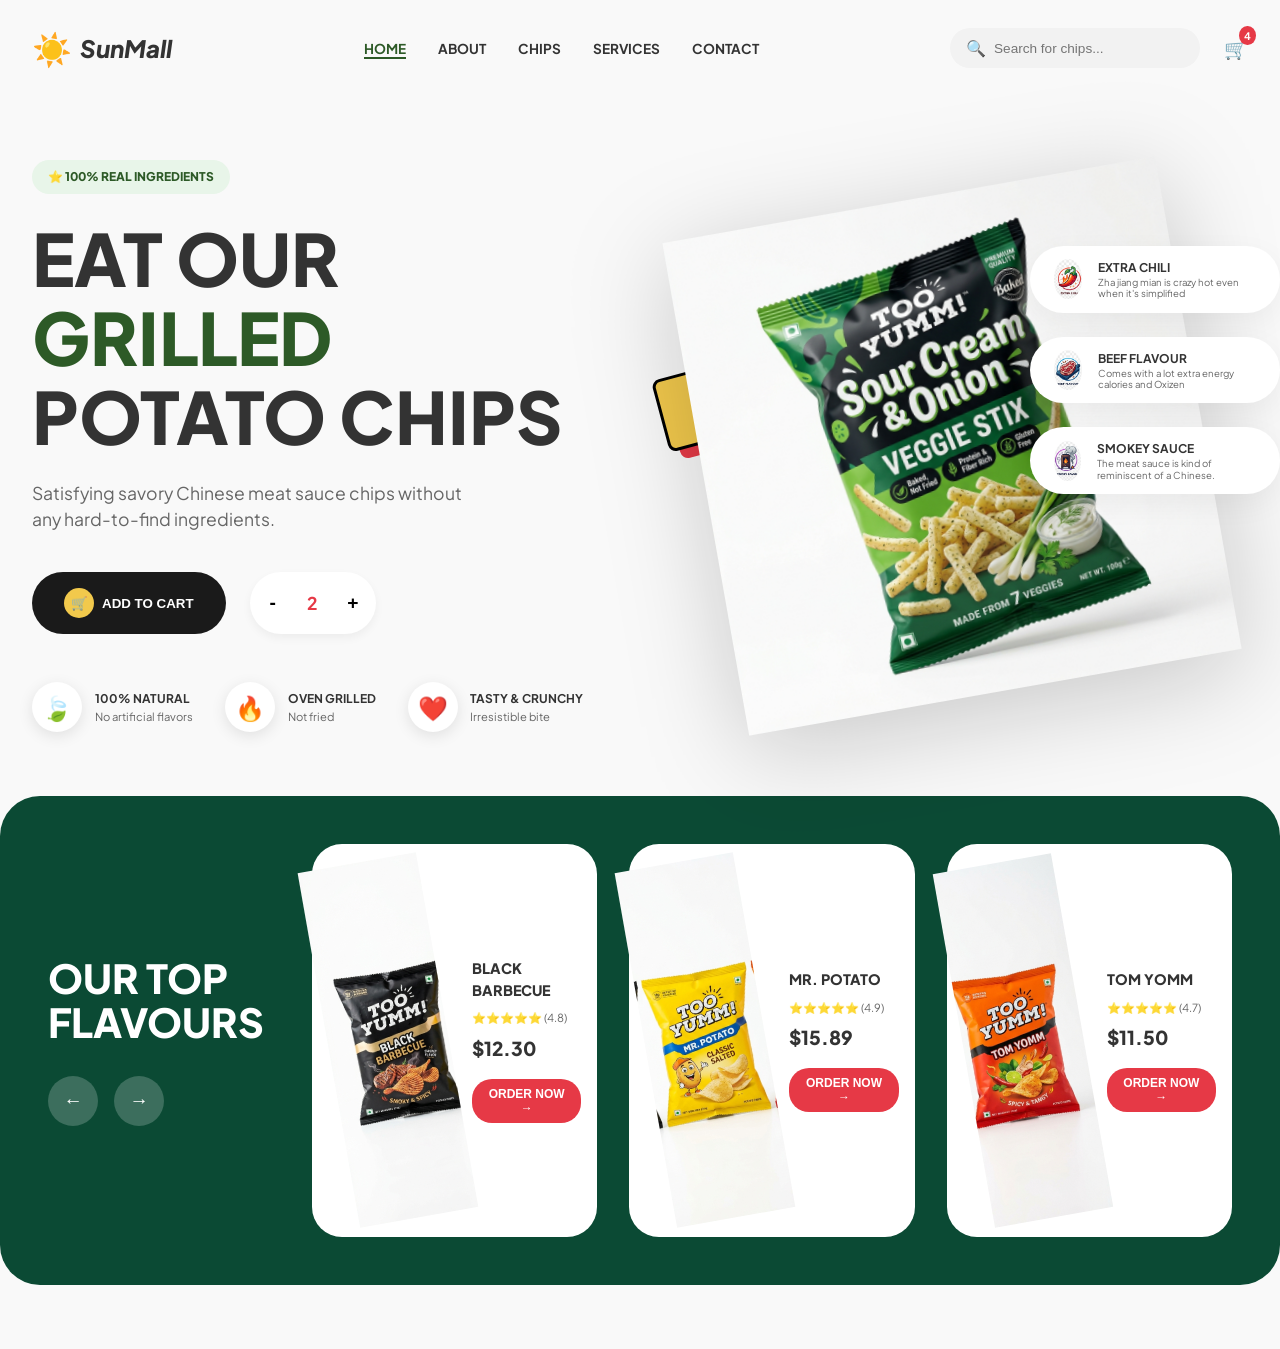
<file: assigment3/task2/index.html>
<!DOCTYPE html>
<html lang="en">
<head>
    <meta charset="UTF-8">
    <meta name="viewport" content="width=device-width, initial-scale=1.0">
    <title>SunMall | Too Yumm! Grilled Potato Chips</title>
    <link rel="stylesheet" href="styles.css">
    <link rel="preconnect" href="https://fonts.googleapis.com">
    <link rel="preconnect" href="https://fonts.gstatic.com" crossorigin>
    <link href="https://fonts.googleapis.com/css2?family=Plus+Jakarta+Sans:wght@400;500;600;700;800&display=swap" rel="stylesheet">
</head>
<body>
    <header>
        <nav class="container">
            <div class="logo">
                <span class="logo-sun">☀️</span>
                <span class="logo-text">SunMall</span>
            </div>
            <ul class="nav-links">
                <li><a href="#" class="active">HOME</a></li>
                <li><a href="#">ABOUT</a></li>
                <li><a href="#">CHIPS</a></li>
                <li><a href="#">SERVICES</a></li>
                <li><a href="#">CONTACT</a></li>
            </ul>
            <div class="nav-right">
                <div class="search-bar">
                    <span class="search-icon">🔍</span>
                    <input type="text" placeholder="Search for chips...">
                </div>
                <div class="cart-icon">
                    <span>🛒</span>
                    <span class="cart-badge">4</span>
                </div>
            </div>
        </nav>
    </header>

    <main>
        <section class="hero container">
            <div class="hero-content">
                <div class="badge">⭐ 100% REAL INGREDIENTS</div>
                <h1 class="hero-title">EAT OUR <span class="highlight">GRILLED</span><br>POTATO CHIPS</h1>
                <p class="hero-subtitle">Satisfying savory Chinese meat sauce chips without any hard-to-find ingredients.</p>
                
                <div class="hero-actions">
                    <button class="btn-add-to-cart">
                        <span class="cart-btn-icon">🛒</span> ADD TO CART
                    </button>
                    <div class="quantity-selector">
                        <button class="qty-btn">-</button>
                        <span class="qty-val">2</span>
                        <button class="qty-btn">+</button>
                    </div>
                </div>

                <div class="hero-features">
                    <div class="feature-item">
                        <span class="feature-icon">🍃</span>
                        <div>
                            <strong>100% NATURAL</strong>
                            <p>No artificial flavors</p>
                        </div>
                    </div>
                    <div class="feature-item">
                        <span class="feature-icon">🔥</span>
                        <div>
                            <strong>OVEN GRILLED</strong>
                            <p>Not fried</p>
                        </div>
                    </div>
                    <div class="feature-item">
                        <span class="feature-icon">❤️</span>
                        <div>
                            <strong>TASTY & CRUNCHY</strong>
                            <p>Irresistible bite</p>
                        </div>
                    </div>
                </div>
            </div>

            <div class="hero-image-area">
                <div class="floating-sticker">CRISPY & TASTY</div>
                <img src="assets/main_bag.png" alt="Too Yumm Sour Cream & Onion" class="main-product-img">
                
                <div class="flavor-features">
                    <div class="flavor-item">
                        <div class="flavor-icon"><img src="assets/icon_chili.png" alt="Chili"></div>
                        <div class="flavor-text">
                            <strong>EXTRA CHILI</strong>
                            <p>Zha jiang mian is crazy hot even when it's simplified</p>
                        </div>
                    </div>
                    <div class="flavor-item">
                        <div class="flavor-icon"><img src="assets/icon_beef.png" alt="Beef"></div>
                        <div class="flavor-text">
                            <strong>BEEF FLAVOUR</strong>
                            <p>Comes with a lot extra energy calories and Oxizen</p>
                        </div>
                    </div>
                    <div class="flavor-item">
                        <div class="flavor-icon"><img src="assets/icon_smoke.png" alt="Smoke"></div>
                        <div class="flavor-text">
                            <strong>SMOKEY SAUCE</strong>
                            <p>The meat sauce is kind of reminiscent of a Chinese.</p>
                        </div>
                    </div>
                </div>
            </div>
        </section>

        <section class="top-flavours">
            <div class="container footer-panel">
                <div class="panel-header">
                    <h2>OUR TOP<br>FLAVOURS</h2>
                    <div class="slider-controls">
                        <button class="slider-btn prev">←</button>
                        <button class="slider-btn next">→</button>
                    </div>
                </div>

                <div class="product-cards">
                    <div class="product-card">
                        <img src="assets/bag_black.png" alt="Black Barbecue">
                        <div class="card-info">
                            <h3>BLACK BARBECUE</h3>
                            <div class="rating">⭐⭐⭐⭐⭐ (4.8)</div>
                            <p class="price">$12.30</p>
                            <button class="btn-order">ORDER NOW →</button>
                        </div>
                    </div>
                    <div class="product-card">
                        <img src="assets/bag_yellow.png" alt="Mr. Potato">
                        <div class="card-info">
                            <h3>MR. POTATO</h3>
                            <div class="rating">⭐⭐⭐⭐⭐ (4.9)</div>
                            <p class="price">$15.89</p>
                            <button class="btn-order">ORDER NOW →</button>
                        </div>
                    </div>
                    <div class="product-card">
                        <img src="assets/bag_orange.png" alt="Tom Yomm">
                        <div class="card-info">
                            <h3>TOM YOMM</h3>
                            <div class="rating">⭐⭐⭐⭐⭐ (4.7)</div>
                            <p class="price">$11.50</p>
                            <button class="btn-order">ORDER NOW →</button>
                        </div>
                    </div>
                </div>
            </div>
        </section>
    </main>
</body>
</html>
</file>
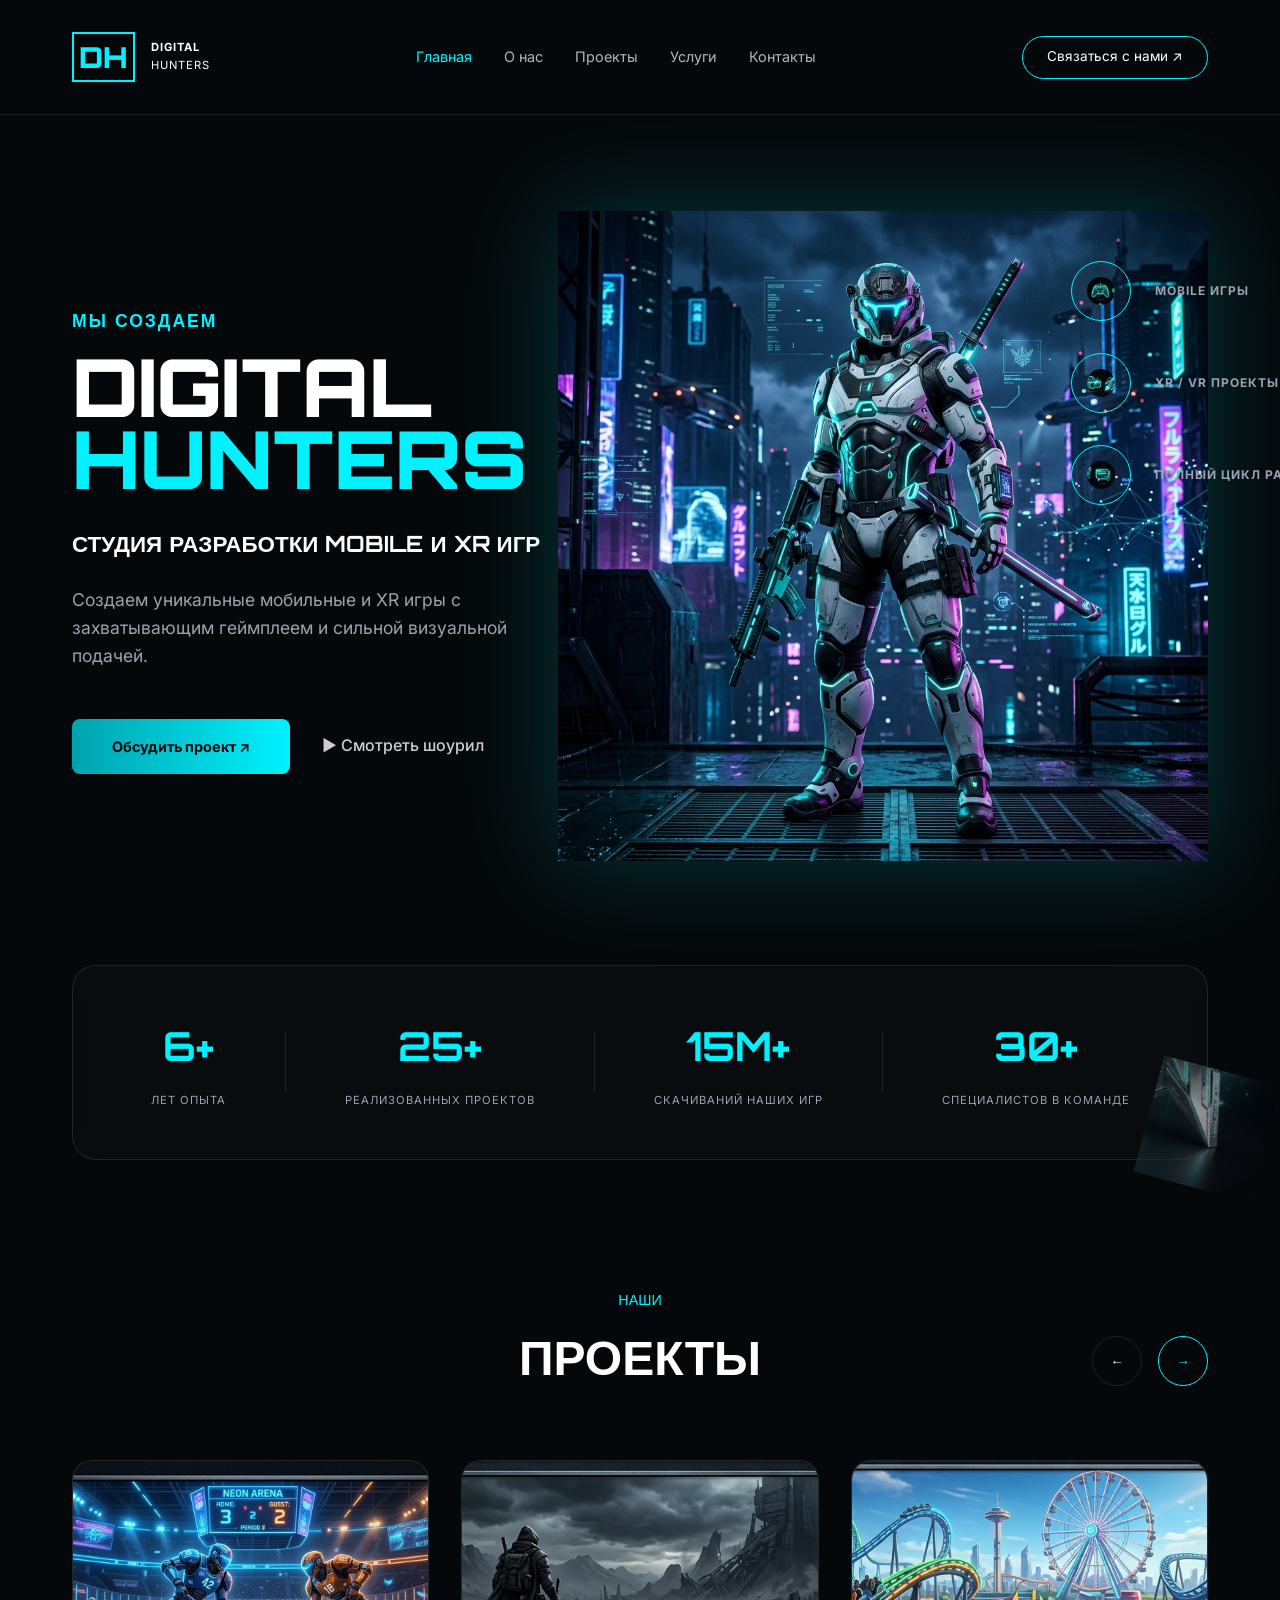
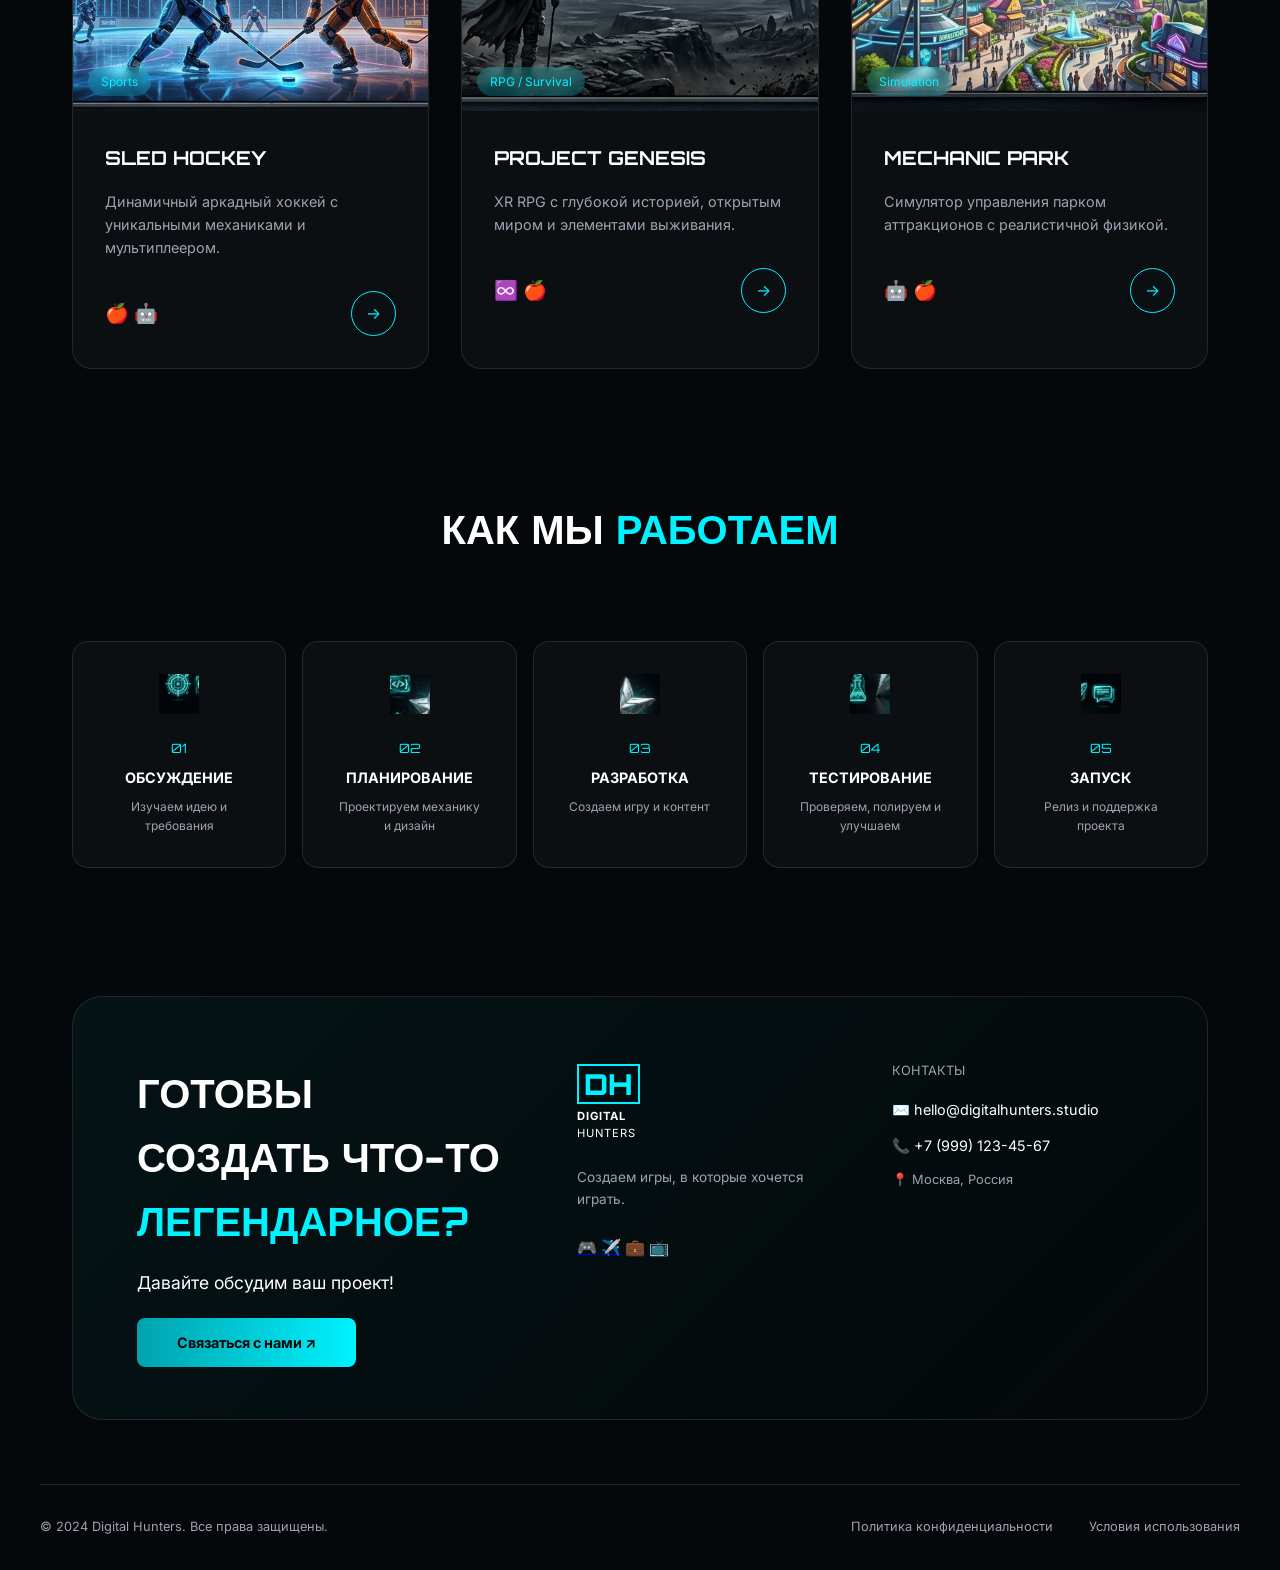
<file: assigment3/task3/index.html>
<!DOCTYPE html>
<html lang="en">
<head>
    <meta charset="UTF-8">
    <meta name="viewport" content="width=device-width, initial-scale=1.0">
    <title>Digital Hunters | Future of Mobile & XR Gaming</title>
    <link rel="stylesheet" href="styles.css">
    <link rel="preconnect" href="https://fonts.googleapis.com">
    <link rel="preconnect" href="https://fonts.gstatic.com" crossorigin>
    <link href="https://fonts.googleapis.com/css2?family=Inter:wght@400;500;600;700&family=Orbitron:wght@700;800;900&display=swap" rel="stylesheet">
</head>
<body>
    <header>
        <nav class="container">
            <div class="logo">
                <span class="dh-symbol">DH</span>
                <div class="logo-text">
                    <strong>DIGITAL</strong>
                    <span>HUNTERS</span>
                </div>
            </div>
            <ul class="nav-links">
                <li><a href="#" class="active">Главная</a></li>
                <li><a href="#">О нас</a></li>
                <li><a href="#">Проекты</a></li>
                <li><a href="#">Услуги</a></li>
                <li><a href="#">Контакты</a></li>
            </ul>
            <a href="#" class="btn-outline">Связаться с нами ↗</a>
        </nav>
    </header>

    <main>
        <!-- Hero Section -->
        <section class="hero container">
            <div class="hero-content">
                <span class="eyebrow">МЫ СОЗДАЕМ</span>
                <h1 class="hero-title">DIGITAL<br><span class="cyan-text">HUNTERS</span></h1>
                <p class="hero-subtitle">СТУДИЯ РАЗРАБОТКИ MOBILE И XR ИГР</p>
                <p class="hero-desc">Создаем уникальные мобильные и XR игры с захватывающим геймплеем и сильной визуальной подачей.</p>
                
                <div class="hero-btns">
                    <a href="#" class="btn-primary">Обсудить проект ↗</a>
                    <a href="#" class="btn-secondary">▶ Смотреть шоурил</a>
                </div>
            </div>

            <div class="hero-image">
                <img src="assets/hero.png" alt="Cyber Soldier">
                <div class="hero-side-features">
                    <div class="side-feature">
                        <img src="assets/icon_game.png" alt="Mobile" class="side-icon">
                        <span>MOBILE ИГРЫ</span>
                    </div>
                    <div class="side-feature">
                        <img src="assets/icon_vr.png" alt="XR" class="side-icon">
                        <span>XR / VR ПРОЕКТЫ</span>
                    </div>
                    <div class="side-feature">
                        <img src="assets/icon_rocket.png" alt="Full Cycle" class="side-icon">
                        <span>ПОЛНЫЙ ЦИКЛ РАЗРАБОТКИ</span>
                    </div>
                </div>
            </div>
        </section>

        <!-- Stats Section -->
        <section class="stats container">
            <div class="stats-panel">
                <img src="assets/star.png" alt="Star" class="float-star left">
                <div class="stat-item">
                    <h2>6+</h2>
                    <span>ЛЕТ ОПЫТА</span>
                </div>
                <div class="stat-divider"></div>
                <div class="stat-item">
                    <h2>25+</h2>
                    <span>РЕАЛИЗОВАННЫХ ПРОЕКТОВ</span>
                </div>
                <div class="stat-divider"></div>
                <div class="stat-item">
                    <h2>15M+</h2>
                    <span>СКАЧИВАНИЙ НАШИХ ИГР</span>
                </div>
                <div class="stat-divider"></div>
                <div class="stat-item">
                    <h2>30+</h2>
                    <span>СПЕЦИАЛИСТОВ В КОМАНДЕ</span>
                </div>
                <img src="assets/star.png" alt="Star" class="float-star right">
            </div>
        </section>

        <!-- Projects Section -->
        <section class="projects container">
            <div class="section-header">
                <span class="eyebrow-center">НАШИ</span>
                <h2>ПРОЕКТЫ</h2>
                <div class="slider-controls">
                    <button class="slider-btn">←</button>
                    <button class="slider-btn active">→</button>
                </div>
            </div>

            <div class="project-grid">
                <div class="project-card">
                    <div class="project-img-wrapper">
                        <img src="assets/project_hockey.png" alt="Sled Hockey">
                        <span class="project-tag">Sports</span>
                    </div>
                    <div class="project-info">
                        <h3>SLED HOCKEY</h3>
                        <p>Динамичный аркадный хоккей с уникальными механиками и мультиплеером.</p>
                        <div class="project-footer">
                            <div class="platforms">🍎 🤖</div>
                            <a href="#" class="circle-btn">→</a>
                        </div>
                    </div>
                </div>

                <div class="project-card">
                    <div class="project-img-wrapper">
                        <img src="assets/project_genesis.png" alt="Project Genesis">
                        <span class="project-tag">RPG / Survival</span>
                    </div>
                    <div class="project-info">
                        <h3>PROJECT GENESIS</h3>
                        <p>XR RPG с глубокой историей, открытым миром и элементами выживания.</p>
                        <div class="project-footer">
                            <div class="platforms">♾️ 🍎</div>
                            <a href="#" class="circle-btn">→</a>
                        </div>
                    </div>
                </div>

                <div class="project-card">
                    <div class="project-img-wrapper">
                        <img src="assets/project_mechanic.png" alt="Mechanic Park">
                        <span class="project-tag">Simulation</span>
                    </div>
                    <div class="project-info">
                        <h3>MECHANIC PARK</h3>
                        <p>Симулятор управления парком аттракционов с реалистичной физикой.</p>
                        <div class="project-footer">
                            <div class="platforms">🤖 🍎</div>
                            <a href="#" class="circle-btn">→</a>
                        </div>
                    </div>
                </div>
            </div>
        </section>

        <!-- Workflow Section -->
        <section class="workflow container">
            <div class="section-header-simple">
                <h2>КАК МЫ <span class="cyan-text">РАБОТАЕМ</span></h2>
            </div>
            <div class="workflow-grid">
                <div class="workflow-item">
                    <div class="workflow-icon"><img src="assets/icon_chat.png" alt="01"></div>
                    <span class="step-num">01</span>
                    <h3>ОБСУЖДЕНИЕ</h3>
                    <p>Изучаем идею и требования</p>
                </div>
                <div class="workflow-item">
                    <div class="workflow-icon"><img src="assets/icon_plan.png" alt="02"></div>
                    <span class="step-num">02</span>
                    <h3>ПЛАНИРОВАНИЕ</h3>
                    <p>Проектируем механику и дизайн</p>
                </div>
                <div class="workflow-item">
                    <div class="workflow-icon"><img src="assets/icon_code.png" alt="03"></div>
                    <span class="step-num">03</span>
                    <h3>РАЗРАБОТКА</h3>
                    <p>Создаем игру и контент</p>
                </div>
                <div class="workflow-item">
                    <div class="workflow-icon"><img src="assets/icon_lab.png" alt="04"></div>
                    <span class="step-num">04</span>
                    <h3>ТЕСТИРОВАНИЕ</h3>
                    <p>Проверяем, полируем и улучшаем</p>
                </div>
                <div class="workflow-item">
                    <div class="workflow-icon"><img src="assets/icon_rocket.png" alt="05"></div>
                    <span class="step-num">05</span>
                    <h3>ЗАПУСК</h3>
                    <p>Релиз и поддержка проекта</p>
                </div>
            </div>
        </section>

        <!-- CTA Section -->
        <section class="cta container">
            <div class="cta-panel">
                <div class="cta-content">
                    <h2>ГОТОВЫ СОЗДАТЬ ЧТО-ТО <span class="cyan-text">ЛЕГЕНДАРНОЕ?</span></h2>
                    <p>Давайте обсудим ваш проект!</p>
                    <a href="#" class="btn-primary">Связаться с нами ↗</a>
                </div>
                <div class="cta-info">
                    <div class="dh-logo-footer">
                        <span class="dh-symbol">DH</span>
                        <div class="logo-text">
                            <strong>DIGITAL</strong>
                            <span>HUNTERS</span>
                        </div>
                    </div>
                    <p class="footer-tagline">Создаем игры, в которые хочется играть.</p>
                    <div class="socials">
                        <a href="#">🎮</a> <a href="#">✈️</a> <a href="#">💼</a> <a href="#">📺</a>
                    </div>
                </div>
                <div class="cta-contacts">
                    <p>КОНТАКТЫ</p>
                    <a href="mailto:hello@digitalhunters.studio">✉️ hello@digitalhunters.studio</a>
                    <a href="tel:+79991234567">📞 +7 (999) 123-45-67</a>
                    <p>📍 Москва, Россия</p>
                </div>
            </div>
        </section>
    </main>

    <footer>
        <div class="container footer-bottom">
            <p>© 2024 Digital Hunters. Все права защищены.</p>
            <div class="footer-links">
                <a href="#">Политика конфиденциальности</a>
                <a href="#">Условия использования</a>
            </div>
        </div>
    </footer>
</body>
</html>
</file>
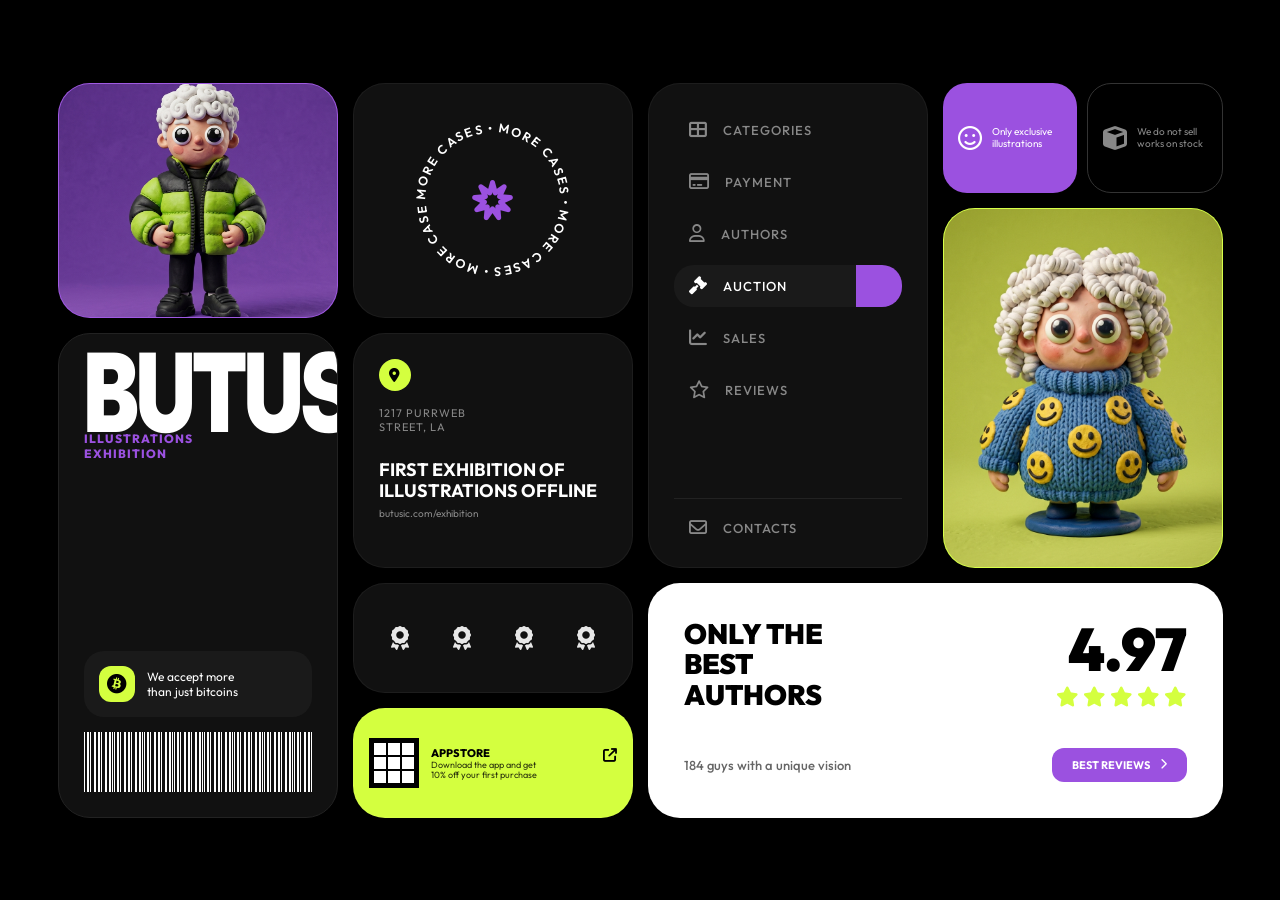
<file: assigment4/task1/index.html>
<!DOCTYPE html>
<html lang="en">
<head>
    <meta charset="UTF-8">
    <meta name="viewport" content="width=device-width, initial-scale=1.0">
    <title>Butusic Illustrations Exhibition</title>
    <meta name="description" content="A premium NFT and Illustration exhibition landing page.">
    <link rel="stylesheet" href="style.css">
    <link rel="stylesheet" href="https://cdnjs.cloudflare.com/ajax/libs/font-awesome/6.4.0/css/all.min.css">
</head>
<body>
    <div class="container">
        <!-- Purple Profile Card -->
        <div class="card card-profile-purple" id="profile-purple">
            <img src="char1.png" alt="NFT Illustration Character 1">
        </div>

        <!-- Rotating Badge Card -->
        <div class="card card-rotating" id="rotating-badge">
            <div class="rotating-text">
                <svg viewBox="0 0 200 200">
                    <path id="curve" d="M 100, 100 m -75, 0 a 75,75 0 1,1 150,0 a 75,75 0 1,1 -150,0" fill="transparent" />
                    <text>
                        <textPath xlink:href="#curve">
                            MORE CASES • MORE CASES • MORE CASES • MORE CASES • MORE CASES • 
                        </textPath>
                    </text>
                </svg>
                <div class="icon">
                    <i class="fa-solid fa-bahai"></i>
                </div>
            </div>
        </div>

        <!-- Info Cards Row -->
        <div class="card-info-row">
            <div class="info-small" id="info-exclusive">
                <i class="fa-regular fa-face-smile"></i>
                <span>Only exclusive<br>illustrations</span>
            </div>
            <div class="info-small outline" id="info-stock">
                <i class="fa-solid fa-cube"></i>
                <span>We do not sell<br>works on stock</span>
            </div>
        </div>

        <!-- Exhibition Main Card -->
        <div class="card card-exhibition" id="main-exhibition">
            <h1 class="exhibition-title">BUTUSIC</h1>
            <p class="exhibition-subtitle">Illustrations<br>Exhibition</p>
            
            <div class="bitcoin-section">
                <div class="bitcoin-icon">
                    <i class="fa-brands fa-bitcoin"></i>
                </div>
                <p>We accept more<br>than just bitcoins</p>
            </div>
            
            <div class="barcode"></div>
        </div>

        <!-- Address Card -->
        <div class="card card-address" id="address-card">
            <div class="location-marker">
                <i class="fa-solid fa-location-dot"></i>
            </div>
            <p class="address-text">1217 Purrweb<br>Street, LA</p>
            
            <div class="exhibition-info">
                <h2 class="exhibition-name">First Exhibition of<br>Illustrations Offline</h2>
                <p class="exhibition-link">butusic.com/exhibition</p>
            </div>
        </div>

        <!-- Menu Card -->
        <div class="card card-menu" id="navigation-menu">
            <div class="menu-item">
                <i class="fa-solid fa-table-cells-large"></i>
                <span>Categories</span>
            </div>
            <div class="menu-item">
                <i class="fa-regular fa-credit-card"></i>
                <span>Payment</span>
            </div>
            <div class="menu-item">
                <i class="fa-regular fa-user"></i>
                <span>Authors</span>
            </div>
            <div class="menu-item active auction">
                <i class="fa-solid fa-gavel"></i>
                <span>Auction</span>
            </div>
            <div class="menu-item">
                <i class="fa-solid fa-chart-line"></i>
                <span>Sales</span>
            </div>
            <div class="menu-item">
                <i class="fa-regular fa-star"></i>
                <span>Reviews</span>
            </div>
            
            <div class="menu-footer">
                <div class="menu-item">
                    <i class="fa-regular fa-envelope"></i>
                    <span>Contacts</span>
                </div>
            </div>
        </div>

        <!-- Green Profile Card -->
        <div class="card card-profile-green" id="profile-green">
            <img src="char2.png" alt="NFT Illustration Character 2">
        </div>

        <!-- Medals Card -->
        <div class="card card-medals" id="medals-card">
            <i class="fa-solid fa-award medal-icon"></i>
            <i class="fa-solid fa-award medal-icon"></i>
            <i class="fa-solid fa-award medal-icon"></i>
            <i class="fa-solid fa-award medal-icon"></i>
        </div>

        <!-- QR Card -->
        <div class="card card-qr" id="qr-download">
            <div class="qr-code">
                <div class="qr-dot"></div><div class="qr-dot"></div><div class="qr-dot"></div>
                <div class="qr-dot"></div><div class="qr-dot"></div><div class="qr-dot"></div>
                <div class="qr-dot"></div><div class="qr-dot"></div><div class="qr-dot"></div>
            </div>
            <div class="qr-text">
                <h4>Appstore</h4>
                <p>Download the app and get<br>10% off your first purchase</p>
                <div class="qr-arrow">
                    <i class="fa-solid fa-arrow-up-right-from-square"></i>
                </div>
            </div>
        </div>

        <!-- Authors Rating Card -->
        <div class="card card-authors" id="authors-rating">
            <div class="authors-top">
                <h2 class="authors-title">Only the best<br>authors</h2>
                <div class="rating-section">
                    <div class="rating-big">4.97</div>
                    <div class="stars">
                        <i class="fa-solid fa-star"></i>
                        <i class="fa-solid fa-star"></i>
                        <i class="fa-solid fa-star"></i>
                        <i class="fa-solid fa-star"></i>
                        <i class="fa-solid fa-star"></i>
                    </div>
                </div>
            </div>
            
            <div class="authors-footer">
                <p>184 guys with a unique vision</p>
                <div class="btn-reviews">
                    <span>Best Reviews</span>
                    <i class="fa-solid fa-chevron-right"></i>
                </div>
            </div>
        </div>
    </div>

    <script>
        document.querySelectorAll('.menu-item').forEach(item => {
            item.addEventListener('click', () => {
                document.querySelectorAll('.menu-item').forEach(i => i.classList.remove('active'));
                item.classList.add('active');
            });
        });
    </script>
</body>
</html>
</file>
<file: assigment5/style.css>
*{
  font-family: 'Times New Roman', Times, serif;
  margin: 0px;
  padding: 0px;
}
.hero-section{
  background-image: url("./image/hero1.avif");
  background-size: cover;
  background-position: center;
  background-repeat: no-repeat;
  height: 100vh;
}
.navbar{
  display: flex;
  justify-content: space-between;
  align-items: center;
  padding: 15px 20px;
}
.navbar ul{
  display: flex;
  gap:20px;
  align-items: center;text-decoration: none;
}
.navbar ul li{
  list-style: none;
  color: white;
  
  font-size: larger;
}
.navbar ul li a{
  text-decoration: none;
  color: white;
  cursor: pointer;
  font-size: larger;
  text-transform: uppercase;
}

.subscribe{
  border: 1px solid white;
  padding: 5px 10px;
  /* border-radius: 20px; */
  cursor: pointer;
}

.hero-title{
  text-align: center;
  justify-content: center;
  align-items: center;
  height: 80%;
  display: flex;
  flex-direction: column;
  gap: 20px;
  color:azure;
  font-size: larger;
  text-transform: uppercase;
}
.hero-title h1{
  font-size: 100px;
  font-weight: bold;
}


.article{
  display: flex;
  flex-direction: column;
  align-items: center;
  padding: 60px 20px;
  background-color: #f7f7f7;
}
.article h1{
  font-size: 40px;
  font-weight: bold;
  font-family: sans-serif;
  letter-spacing: 1px;
  margin-bottom: 10px;
}

.hr1{
  height: 3px;
  width: 80px;
  background-color: black;
  border: none;
  margin-bottom: 50px;
}

.articles-row{
  display: flex;
  gap: 30px;
  justify-content: center;
  align-items: stretch;
  flex-wrap: wrap;
}

.card {
  background-color: white;
  width: 350px;
  box-shadow: 0 20px 40px rgba(0, 0, 0, 0.15);
  display: flex;
  flex-direction: column;
}

.card-img {
  width: 100%;
  height: 300px;
  object-fit: cover;
}

.card-content {
  padding: 50px 20px;
  display: flex;
  flex-direction: column;
  align-items: center;
  justify-content: center;
  flex-grow: 1;
}

.hr2{
  height: 2px;
  width: 30px;
  background-color: black;
  border: none;
  margin-bottom: 20px;
}

.card-content p{
  text-align: center;
  font-weight: 600;
  font-size: 18px;
  font-family: sans-serif;
  line-height: 1.5;
  color: #000;
}

.about{
  display: flex;
  width: 100%;
}
.about-img-wrapper {
  flex: 1;
}
.about img{
  width: 100%;
  height: 100%;
  object-fit: cover;
  display: block;
}
.about-text{
  flex: 1;
  display: flex;
  flex-direction: column;
  text-align: center;
  align-items: center;
  justify-content: center;
  padding: 60px;
}
.about-text h1{
  font-size: 40px;
  font-weight: bold;
  font-family: sans-serif;
  letter-spacing: 1px;
  margin-bottom: 10px;
  text-transform: uppercase;
}
.about-text p {
  font-family: sans-serif;
  font-size: 16px;
  line-height: 1.6;
  max-width: 600px;
  font-weight: 500;
}

.subscribe-div{
  display: flex;
  flex-direction: column;
  align-items: center;
  justify-content: center;
  padding: 120px 60px;
  background-color: #f7f7f7;
  color: #000;
  gap: 10px;
}
.subscribe-div h1{
  font-size: 40px;
  font-weight: bold;
  font-family: sans-serif;
  letter-spacing: 1px;
  margin-bottom: 10px;
  text-transform: uppercase;
}
.input1{
  width: 20%;
  padding: 10px;
  border: none;
  border-radius: 5px;
}

.submit-btn{
  padding:10px 15px;
  border: none;
  border-radius: 5px;
}

.footer {
  display: flex;
  justify-content: space-between;
  align-items: center;
  padding: 60px 100px;
  background-color: white;
}
.social-icons {
  display: flex;
  gap: 20px;
}
.social-icons .icon {
  width: 24px;
  height: 24px;
  cursor: pointer;
  color: black;
}
.footer-links {
  display: flex;
  gap: 30px;
}
.footer-links a {
  text-decoration: none;
  color: black;
  font-family: sans-serif;
  font-weight: bold;
  font-size: 14px;
  letter-spacing: 1px;
}
</file>
<file: Responsive_Task/style.css>
* {
    padding: 0px;
    margin: 0px;
}

.divp {
    margin: 0px;
    text-align: center;
    color: #fff;
    padding: 8px;
    font-family: 'Outfit';
    background-color: rgb(26, 26, 66);
}

.navimage {
    position: relative;
    left: 150px;
}

.page1 {
    background-image: url("./Images/main_page.webp");
    height: 100vh;
    background-size: cover;
    background-position: center;
}

.NAVBARSETTING {
    display: flex;
    justify-content: space-around;
    align-items: center;

    background-color: white;
    border: 1px solid black;
    padding: 10px;
    border-radius: 20px;
    margin: 20px;

    position: fixed;
    top: 10px;

    width: 95%;
    z-index: 1000;
}

.nav1 {
    display: flex;

    gap: 30px;
    justify-content: start;
}

.nav3 {
    display: flex;
    gap: 10px;
    padding-left: 20px;
    justify-content: end;
}


.lis {
    text-decoration: none;
    list-style-type: none;

}

.front1{


    display: block;
    gap: 30px;
    padding: 40px;
    padding-top: 140px;
}


.front1 h1 {
    padding-top: 130px;
    font-weight: 400;
    font-size: 40px;
    color: rgb(54, 33, 33);
}

.front1 p {
    font-weight: 400;
    margin-top: 20px;
    font-size: 18px;
    color: rgb(80, 60, 60);

}



.btnfront {
    margin-top: 20px;
    padding: 13px 50px;
    border-radius: 20px;
    font-size: 18px;
    color: white;
    background-color: rgb(26, 26, 66);
    border: 1px solid black;
}

.btnfront:hover {

    background-color: white;
    color: black;
    transform: scale(1.05);
    border: 1px solid black;

}

.page2 h1 {
    font-size: 40px;
    text-align: center;
    font-family: 'Outfit';
    font-style: normal;
    font-weight: 300;
    padding: 80px;
}

.sellerdiv {
    height: 150px;
    background-color: white;

    display: flex;
    justify-content: center;
    align-items: center;
}

.sellertext {
    color: black;
    font-size: 30px;
    background-color: #bba3ca;
    padding: 10px 20px;
    border: 1px solid black;
    transform: rotate(-2deg);
    margin: 0;
}


.divboxes {
    width: 350px;
    height: 350px;
    background-color: rgb(209, 179, 103);
    border: 1px solid black;
    border-radius: 20px;
}

.page3boxes {
    display: flex;
    gap: 20px;
    padding: 25px;
    overflow-x: auto;
    /* horizontal scrollbar */
    overflow-y: hidden;
    white-space: nowrap;
    scroll-behavior: smooth;
}

/* scrollbar styling optional */
.page3boxes::-webkit-scrollbar {
    height: 8px;
}

.page3boxes::-webkit-scrollbar-thumb {
    background: gray;
    border-radius: 10px;
}

.divboxes img {
    width: 100%;
    height: 250px;
    object-fit: cover;
}

.divboxes img:hover {
    transform: scale(1.1)
}


.imghead {
    display: flex;
    padding: 10px;
    margin: 0px;
    justify-content: space-between;

}

.imghead h3 {
    margin: 0px;
    border: 20px;
    font-family: 'Outfit';

    background-color: white;
    padding: 10px;
    border: 1px solid black;
    border-radius: 10px
}

.btndiv {
    position: relative;
    left: 270px;
    bottom: 30px;
}

.btns {
    padding: 10px 20px;
    border: 0.1px solid black;
    cursor: pointer;
    transition: 0.3s;
    border-radius: 15px;
}

.btns:hover {

    background-color: rgb(26, 26, 66);
    color: white;
    transform: scale(1.05);



}

.discoversection {
    margin-top: 10%;
    text-align: center;
}

.discovertext {
    color: black;
    font-size: 30px;
    background-color: #faac52;
    padding: 10px 20px;
    border: 1px solid black;
    transform: rotate(-2deg);

    display: inline-block;
    margin: 0;
}

.pagr4heading {
    font-size: 40px;
    font-family: 'Outfit';
    font-weight: 100;
    padding: 10px;
}

.ppdiv {
    padding: 10px;
}

.pp {
    font-family: 'Outfit';
    margin-top: 10px;
    font-size: 17px;
}

.pp2 {
    font-family: 'Outfit';
    margin-top: 5px;
    font-size: 12px;
}

.pp3 {
    font-family: 'Outfit';
    font-size: 15px;
    color: grey;
}





.btns2 {
    padding: 17px 40px;
    border-radius: 20px;
    cursor: pointer;
    transition: 0.3s;
    background-color: rgb(26, 26, 66);
    color: white;
    text-transform: capitalize;
    border: 0.1px solid black;
}

.btns2:hover {

    background-color: white;
    color: black;
    transform: scale(1.05);

}


.border {
    border: none;
    height: 1px;
    background-color: black;
}

.page4 {
    width: 100vw;
    height: 70vh;
}

.pagr4heading {
    font-size: 40px;
    font-family: 'Outfit';
    font-weight: 100;
    padding: 10px;
}

.inputbox {
    position: relative;
    width: 300px;
    text-align: center;
    align-items: center;
    margin: auto;

}

input {
    margin-top: 30px;
    width: 100%;
    padding: 15px;
    font-size: 30px;
    border-radius: 10px;
    border: 0.1px solid black;
}

.typing-text {
    position: absolute;
    left: 15px;
    top: 50%;
    transform: translateY(-50%);
    overflow: hidden;
    white-space: nowrap;
    border-right: 2px solid black;

    animation: typing 4s steps(20) infinite;
}

@keyframes typing {
    0% {
        width: 0;
    }

    50% {
        width: 100px;
    }

    100% {
        width: 0;
    }
}

.page5 {
    background-image: url("./Images/tresss.webp");
    height: 300vh;
    background-size: cover;
    background-position: center;
    display: flex;
    flex-direction: column;
    justify-content: center;
    align-items: center;
}

.page5 h1 {
    font-size: 160px;
    font-family: 'Outfit';
    font-weight: 500;
    color: white;
    text-align: center;
    text-transform: uppercase;

}

.page5 p {
    font-size: 40px;
    font-family: 'Outfit';
    font-weight: 400;
    color: white;
    text-align: center;
    padding: 200px;
    text-transform: capitalize;
}



.tagg {
    text-align: center;
    align-items: center;
    color: black;
    transition: 0.3s;
    font-size: 30px;
    /* width: autofit;
    margin: auto; */
    background-color: #5098d3;
    padding: 10px 20px;
    transform: rotate(-2deg);
    text-transform: capitalize;
    border: 1px solid black;
    position: relative;
    top: 20px
}




.btns3 {

    padding: 17px 40px;
    border-radius: 20px;
    cursor: pointer;
    transition: 0.3s;
    background-color: white;
    color: black;
    text-transform: capitalize;
    border: 0.1px solid black;
}

.btns3:hover {
    background-color: rgb(26, 26, 66);
    color: white;

    transform: scale(1.05);

}

@media (max-width: 768px) {




    .NAVBARSETTING {
        width: 90%;
        /* margin: 20px 50px; */
        align-items: center;
      
        
    }

    .nav1 {
        display: none
    }

    .nav3 {
        display: none
    }




    .front1 {
        display: block;
        gap: 30px;
        padding-top: 220px;
    }

    .front1 h1 {
        /* padding-top: 220px; */
        font-weight: 400;
        color: rgb(43, 30, 30);
        font-size: 40px;

    }

    .front1 p {
        display: none;
    }


    .navimage {
    position: static;
}


    .btnfront {
        margin-top: 20px;
        padding: 13px 120px;
        border-radius: 25px;
        font-size: 18px;
        color: white;
        background-color: rgb(26, 26, 66);
        border: none;
    }

    .btnfront:hover {

        background-color: white;
        color: black;
        transform: scale(1.05);


    }

    .page2 h1 {
        font-size: 25px;

    }

    
.page5 h1 {
    font-size: 60px;
    padding-top: 50px;
     

}


    .pagr4heading {
        font-size: 30px;
        font-family: 'Outfit';
        font-weight: 100;
        padding: 40px;
    }

}
</file>
<file: assigment2/task1/style.css>
:root {
    --bg-color: #000000;
    --card-bg: #0C0C0C;
    --text-primary: #FFFFFF;
    --text-secondary: #A0A0A0;
    --accent-color: #FF5C00;
    --chip-bg: #1A1A1A;
    --chip-hover: #2A2A2A;
    --container-width: 1200px;
    --transition: all 0.3s ease;
}

* {
    margin: 0;
    padding: 0;
    box-sizing: border-box;
}

body {
    font-family: 'Inter', -apple-system, BlinkMacSystemFont, sans-serif;
    background-color: var(--bg-color);
    color: var(--text-primary);
    line-height: 1.6;
    overflow-x: hidden;
}

.container {
    max-width: var(--container-width);
    margin: 0 auto;
    padding: 0 2rem;
}

/* Header & Nav */
header {
    padding: 2rem 0;
}

nav {
    display: flex;
    justify-content: space-between;
    align-items: center;
}

.logo img {
    height: 32px;
}

.nav-links {
    display: flex;
    list-style: none;
    gap: 2.5rem;
}

.nav-links a {
    text-decoration: none;
    color: var(--text-primary);
    font-size: 0.95rem;
    font-weight: 500;
    transition: var(--transition);
    opacity: 0.8;
}

.nav-links a:hover, .nav-links a.active {
    opacity: 1;
}

.btn-primary {
    background-color: #1A1A1A;
    color: white;
    text-decoration: none;
    padding: 0.75rem 1.5rem;
    border-radius: 8px;
    font-size: 0.9rem;
    font-weight: 600;
    transition: var(--transition);
    border: 1px solid rgba(255, 255, 255, 0.1);
}

.btn-primary:hover {
    background-color: var(--text-primary);
    color: var(--bg-color);
}

/* Hero Section */
.hero {
    text-align: center;
    padding: 4rem 0 2rem;
}

.hero h1 {
    font-size: 6rem;
    font-weight: 600;
    letter-spacing: -2px;
}

/* Filters */
.filters {
    display: flex;
    justify-content: center;
    gap: 1rem;
    margin-bottom: 4rem;
}

.filter-chip {
    background-color: var(--chip-bg);
    color: var(--text-primary);
    border: none;
    padding: 0.6rem 1.5rem;
    border-radius: 30px;
    font-size: 0.9rem;
    cursor: pointer;
    transition: var(--transition);
}

.filter-chip:hover {
    background-color: var(--chip-hover);
}

.filter-chip.active {
    background-color: var(--accent-color);
}

/* Blog Grid */
.blog-grid {
    display: grid;
    grid-template-columns: repeat(3, 1fr);
    gap: 2rem;
    margin-bottom: 6rem;
}

.blog-card {
    background-color: var(--card-bg);
    border-radius: 24px;
    overflow: hidden;
    transition: var(--transition);
    border: 1px solid rgba(255, 255, 255, 0.05);
}

.blog-card:hover {
    transform: translateY(-10px);
    border-color: rgba(255, 255, 255, 0.1);
    box-shadow: 0 20px 40px rgba(0, 0, 0, 0.4);
}

.card-image {
    width: 100%;
    aspect-ratio: 16 / 10;
    overflow: hidden;
}

.card-image img {
    width: 100%;
    height: 100%;
    object-fit: cover;
    transition: var(--transition);
}

.blog-card:hover .card-image img {
    transform: scale(1.05);
}

.card-content {
    padding: 1.5rem;
}

.category-tag {
    display: inline-block;
    background-color: rgba(255, 92, 0, 0.1);
    color: var(--accent-color);
    font-size: 0.75rem;
    font-weight: 600;
    padding: 0.25rem 0.75rem;
    border-radius: 4px;
    margin-bottom: 1rem;
    text-transform: uppercase;
    letter-spacing: 0.5px;
}

.blog-title {
    font-size: 1.25rem;
    font-weight: 600;
    margin-bottom: 1.5rem;
    line-height: 1.4;
}

.blog-date {
    color: var(--text-secondary);
    font-size: 0.85rem;
}

/* Footer */
footer {
    padding: 4rem 0;
    text-align: center;
    border-top: 1px solid rgba(255, 255, 255, 0.05);
}

footer p {
    color: var(--text-secondary);
    font-size: 0.9rem;
}

/* Responsive */
@media (max-width: 1024px) {
    .hero h1 {
        font-size: 4rem;
    }
    .blog-grid {
        grid-template-columns: repeat(2, 1fr);
    }
}

@media (max-width: 768px) {
    .hero h1 {
        font-size: 3rem;
    }
    .blog-grid {
        grid-template-columns: 1fr;
    }
    .nav-links {
        display: none;
    }
}
</file>
<file: assigment2/task2/style.css>
:root {
    --bg-color: #F8F4F0;
    --text-primary: #1A1A1A;
    --text-secondary: #666666;
    --accent-color: #E65A28;
    --white: #FFFFFF;
    --border-color: #E0DCD8;
    --transition: all 0.3s ease;
}

* {
    margin: 0;
    padding: 0;
    box-sizing: border-box;
}

body {
    font-family: 'Plus Jakarta Sans', sans-serif;
    background-color: var(--bg-color);
    color: var(--text-primary);
    line-height: 1.6;
}

.container {
    max-width: 1300px;
    margin: 0 auto;
    padding: 0 2rem;
}

/* Header */
header {
    padding: 1.5rem 0;
    background-color: var(--bg-color);
    position: sticky;
    top: 0;
    z-index: 100;
}

nav {
    display: flex;
    justify-content: space-between;
    align-items: center;
}

.logo img {
    height: 24px;
}

.nav-links {
    display: flex;
    list-style: none;
    gap: 2.5rem;
}

.nav-links a {
    text-decoration: none;
    color: var(--text-primary);
    font-size: 0.8rem;
    font-weight: 700;
    letter-spacing: 1px;
    transition: var(--transition);
}

.nav-links a:hover {
    color: var(--accent-color);
}

.nav-icons {
    display: flex;
    gap: 1.5rem;
}

.icon-btn {
    background: none;
    border: none;
    font-size: 1.2rem;
    cursor: pointer;
    transition: var(--transition);
}

.icon-btn:hover {
    transform: scale(1.1);
}

/* Product View */
.product-view {
    display: grid;
    grid-template-columns: 1.2fr 0.8fr;
    gap: 4rem;
    padding: 4rem 0;
}

.product-gallery {
    position: relative;
    display: flex;
    flex-direction: column;
    align-items: center;
}

.badge-new {
    position: absolute;
    top: 0;
    left: 0;
    color: var(--accent-color);
    font-weight: 800;
    font-size: 0.9rem;
    letter-spacing: 1px;
}

.main-image {
    width: 100%;
    max-width: 600px;
    margin-bottom: 2rem;
}

.main-image img {
    width: 100%;
    height: auto;
    filter: drop-shadow(0 20px 40px rgba(0,0,0,0.1));
}

.product-features-icons {
    display: flex;
    gap: 2rem;
    font-size: 0.75rem;
    font-weight: 700;
    color: var(--text-secondary);
}

/* Product Info */
.product-info {
    display: flex;
    flex-direction: column;
}

.product-name {
    font-size: 3.5rem;
    font-weight: 800;
    line-height: 1;
    margin-bottom: 1rem;
    letter-spacing: -1px;
}

.price {
    font-size: 2rem;
    font-weight: 700;
    margin-bottom: 2.5rem;
}

.description-section h3 {
    font-size: 0.8rem;
    letter-spacing: 1px;
    margin-bottom: 1rem;
    color: var(--text-secondary);
}

.description-section p {
    font-size: 0.95rem;
    color: var(--text-secondary);
    margin-bottom: 1.5rem;
}

.read-more {
    color: var(--text-primary);
    text-decoration: none;
    font-weight: 800;
    font-size: 0.8rem;
}

.accordion {
    margin: 2.5rem 0;
    border-top: 1px solid var(--border-color);
}

.accordion-item {
    display: flex;
    justify-content: space-between;
    padding: 1.2rem 0;
    border-bottom: 1px solid var(--border-color);
    font-weight: 700;
    font-size: 0.85rem;
    cursor: pointer;
}

/* Selections */
.selection-section {
    display: flex;
    flex-direction: column;
    gap: 2.5rem;
    margin-bottom: 3rem;
}

.selection-header {
    display: flex;
    justify-content: space-between;
    align-items: center;
    margin-bottom: 1rem;
}

.selection-header h3 {
    font-size: 0.9rem;
    font-weight: 800;
}

.size-guide {
    font-size: 0.75rem;
    font-weight: 700;
    color: var(--text-primary);
    text-decoration: none;
}

.size-options {
    display: flex;
    gap: 0.8rem;
}

.size-btn {
    width: 50px;
    height: 50px;
    border: 1px solid var(--border-color);
    background: none;
    border-radius: 12px;
    font-weight: 700;
    cursor: pointer;
    transition: var(--transition);
}

.size-btn.active, .size-btn:hover {
    background-color: var(--accent-color);
    color: var(--white);
    border-color: var(--accent-color);
}

.color-selection h3 {
    font-size: 0.9rem;
    font-weight: 800;
    margin-bottom: 1rem;
}

.color-options {
    display: flex;
    gap: 1.5rem;
}

.color-btn {
    width: 80px;
    height: 80px;
    border: 2px solid transparent;
    border-radius: 16px;
    background-size: cover;
    background-position: center;
    cursor: pointer;
    position: relative;
    transition: var(--transition);
}

.color-btn.active {
    border-color: var(--accent-color);
}

.color-name {
    position: absolute;
    bottom: -20px;
    left: 50%;
    transform: translateX(-50%);
    font-size: 0.65rem;
    font-weight: 800;
    color: var(--text-secondary);
}

/* Action Buttons */
.action-buttons {
    display: flex;
    flex-direction: column;
    gap: 1rem;
}

.wishlist-btn {
    width: 100%;
    padding: 1.2rem;
    background: none;
    border: 1px solid var(--border-color);
    border-radius: 30px;
    font-weight: 700;
    font-size: 0.85rem;
    cursor: pointer;
}

.add-to-bag-btn {
    width: 100%;
    padding: 1.2rem;
    background-color: var(--accent-color);
    color: var(--white);
    border: none;
    border-radius: 30px;
    font-weight: 800;
    font-size: 0.9rem;
    cursor: pointer;
    display: flex;
    justify-content: center;
    align-items: center;
    gap: 0.5rem;
    transition: var(--transition);
}

.add-to-bag-btn:hover {
    background-color: #CF4E1E;
    transform: translateY(-2px);
}

/* Details Grid */
.details-grid {
    display: grid;
    grid-template-columns: repeat(4, 1fr);
    gap: 1.5rem;
    padding: 4rem 0;
}

.detail-card {
    background-color: var(--white);
    border-radius: 24px;
    overflow: hidden;
    padding: 1.5rem;
    display: flex;
    flex-direction: column;
}

.detail-card img {
    width: 100%;
    height: 180px;
    object-fit: cover;
    border-radius: 16px;
    margin-bottom: 1.5rem;
}

.detail-text h3 {
    font-size: 0.9rem;
    font-weight: 800;
    margin-bottom: 0.8rem;
}

.detail-text p {
    font-size: 0.8rem;
    color: var(--text-secondary);
    line-height: 1.5;
}

/* Footer Features */
.footer-features {
    display: flex;
    justify-content: space-between;
    padding: 3rem 0;
    border-top: 1px solid var(--border-color);
}

.footer-feature-item {
    display: flex;
    align-items: center;
    gap: 1rem;
}

.footer-feature-item .icon {
    font-size: 1.5rem;
}

.footer-feature-item h4 {
    font-size: 0.75rem;
    font-weight: 800;
    margin-bottom: 0.2rem;
}

.footer-feature-item p {
    font-size: 0.7rem;
    color: var(--text-secondary);
}

footer {
    padding: 2rem 0;
    text-align: center;
}

footer p {
    font-size: 0.7rem;
    font-weight: 800;
    color: var(--text-secondary);
}

/* Responsive */
@media (max-width: 1024px) {
    .product-view {
        grid-template-columns: 1fr;
    }
    .details-grid {
        grid-template-columns: repeat(2, 1fr);
    }
}

@media (max-width: 768px) {
    .product-name {
        font-size: 2.5rem;
    }
    .footer-features {
        flex-direction: column;
        gap: 2rem;
    }
    .details-grid {
        grid-template-columns: 1fr;
    }
}
</file>
<file: assigment3/task1/styles.css>
:root {
    --bg-gradient: linear-gradient(135deg, #1a0b2e 0%, #0d0618 100%);
    --card-bg: rgba(255, 255, 255, 0.05);
    --card-border: rgba(255, 255, 255, 0.1);
    --text-primary: #ffffff;
    --text-secondary: #a0a0a0;
    --accent-color: #8b5cf6;
    --accent-hover: #7c3aed;
    --transition: all 0.3s ease;
}

* {
    margin: 0;
    padding: 0;
    box-sizing: border-box;
}

body {
    font-family: 'Inter', sans-serif;
    background: var(--bg-gradient);
    color: var(--text-primary);
    min-height: 100vh;
    overflow-x: hidden;
}

.container {
    max-width: 1200px;
    margin: 0 auto;
    padding: 2rem;
}

/* Navbar */
.navbar {
    display: flex;
    justify-content: space-between;
    align-items: center;
    padding-bottom: 4rem;
}

.logo h1 {
    font-size: 1.5rem;
    font-weight: 700;
    background: linear-gradient(to right, #8b5cf6, #ec4899);
    -webkit-background-clip: text;
    -webkit-text-fill-color: transparent;
}

.nav-links {
    display: flex;
    gap: 2rem;
}

.nav-links a {
    text-decoration: none;
    color: var(--text-secondary);
    font-weight: 500;
    transition: var(--transition);
}

.nav-links a:hover, .nav-links a.active {
    color: var(--text-primary);
}

.nav-icons {
    display: flex;
    gap: 1.5rem;
}

.icon {
    width: 24px;
    height: 24px;
    cursor: pointer;
    filter: invert(1);
    opacity: 0.8;
    transition: var(--transition);
}

.icon:hover {
    opacity: 1;
    transform: scale(1.1);
}

/* Explore Section */
.section-header {
    display: flex;
    justify-content: space-between;
    align-items: center;
    margin-bottom: 2rem;
}

.section-header h2 {
    font-size: 2rem;
    font-weight: 600;
}

.see-all {
    color: var(--text-secondary);
    text-decoration: none;
    font-size: 0.9rem;
}

.see-all:hover {
    text-decoration: underline;
}

/* Artwork Grid */
.artwork-grid {
    display: grid;
    grid-template-columns: repeat(4, 1fr);
    gap: 1.5rem;
}

.artwork-card {
    background: var(--card-bg);
    border: 1px solid var(--card-border);
    border-radius: 20px;
    padding: 1.2rem;
    display: flex;
    flex-direction: column;
    backdrop-filter: blur(10px);
    transition: var(--transition);
}

.artwork-card:hover {
    transform: translateY(-10px);
    border-color: rgba(255, 255, 255, 0.2);
    box-shadow: 0 10px 30px rgba(0, 0, 0, 0.5);
}

.artwork-image {
    width: 100%;
    aspect-ratio: 1;
    border-radius: 15px;
    overflow: hidden;
    margin-bottom: 1rem;
    border: 1px solid rgba(255, 255, 255, 0.1);
}

.artwork-image img {
    width: 100%;
    height: 100%;
    object-fit: cover;
}

.artwork-info {
    display: flex;
    justify-content: space-between;
    align-items: center;
    margin-bottom: 1.5rem;
}

.artwork-info h3 {
    font-size: 1rem;
    font-weight: 500;
}

.price {
    font-size: 0.9rem;
    color: var(--text-secondary);
    display: flex;
    align-items: center;
    gap: 0.4rem;
}

.small-icon {
    width: 14px;
    height: 14px;
    filter: invert(1);
    opacity: 0.6;
}

.bid-btn {
    background: transparent;
    color: var(--text-primary);
    border: 1px solid var(--accent-color);
    padding: 0.8rem;
    border-radius: 30px;
    font-size: 0.9rem;
    font-weight: 600;
    cursor: pointer;
    transition: var(--transition);
}

.bid-btn:hover {
    background: var(--accent-color);
    box-shadow: 0 0 15px var(--accent-color);
}

/* Responsive */
@media (max-width: 1024px) {
    .artwork-grid {
        grid-template-columns: repeat(2, 1fr);
    }
}

@media (max-width: 600px) {
    .artwork-grid {
        grid-template-columns: 1fr;
    }
    .navbar {
        flex-direction: column;
        gap: 1.5rem;
    }
}
</file>
<file: assigment3/task2/styles.css>
:root {
    --primary-color: #0B4A34;
    --accent-color: #F2C94C;
    --highlight-color: #2D5A27;
    --text-color: #333333;
    --text-muted: #666666;
    --bg-color: #F9F9F9;
    --white: #FFFFFF;
    --transition: all 0.3s ease;
}

* {
    margin: 0;
    padding: 0;
    box-sizing: border-box;
}

body {
    font-family: 'Plus Jakarta Sans', sans-serif;
    background-color: var(--bg-color);
    color: var(--text-color);
    line-height: 1.5;
}

.container {
    max-width: 1300px;
    margin: 0 auto;
    padding: 0 2rem;
}

/* Navbar */
header {
    padding: 1.5rem 0;
}

nav {
    display: flex;
    justify-content: space-between;
    align-items: center;
}

.logo {
    display: flex;
    align-items: center;
    gap: 0.5rem;
    font-weight: 800;
    font-size: 1.5rem;
    font-style: italic;
}

.logo-sun {
    font-size: 2rem;
    font-style: normal;
}

.nav-links {
    display: flex;
    list-style: none;
    gap: 2rem;
}

.nav-links a {
    text-decoration: none;
    color: var(--text-color);
    font-weight: 700;
    font-size: 0.85rem;
    transition: var(--transition);
}

.nav-links a.active, .nav-links a:hover {
    color: var(--highlight-color);
    border-bottom: 2px solid var(--highlight-color);
}

.nav-right {
    display: flex;
    align-items: center;
    gap: 1.5rem;
}

.search-bar {
    display: flex;
    align-items: center;
    background-color: #F2F2F2;
    padding: 0.5rem 1rem;
    border-radius: 30px;
    width: 250px;
}

.search-bar input {
    background: none;
    border: none;
    outline: none;
    margin-left: 0.5rem;
    font-size: 0.85rem;
    width: 100%;
}

.cart-icon {
    position: relative;
    font-size: 1.2rem;
    cursor: pointer;
}

.cart-badge {
    position: absolute;
    top: -8px;
    right: -8px;
    background-color: #E63946;
    color: white;
    font-size: 0.65rem;
    padding: 2px 5px;
    border-radius: 50%;
    font-weight: 700;
}

/* Hero Section */
.hero {
    display: grid;
    grid-template-columns: 1fr 1fr;
    gap: 2rem;
    padding: 4rem 2rem;
    align-items: center;
}

.badge {
    display: inline-block;
    padding: 0.5rem 1rem;
    background-color: #E8F5E9;
    color: #2D5A27;
    border-radius: 30px;
    font-size: 0.75rem;
    font-weight: 800;
    margin-bottom: 1.5rem;
}

.hero-title {
    font-size: 4.5rem;
    font-weight: 800;
    line-height: 1.1;
    margin-bottom: 1.5rem;
}

.hero-title .highlight {
    color: var(--highlight-color);
}

.hero-subtitle {
    font-size: 1.1rem;
    color: var(--text-muted);
    max-width: 450px;
    margin-bottom: 2.5rem;
}

.hero-actions {
    display: flex;
    gap: 1.5rem;
    margin-bottom: 3rem;
}

.btn-add-to-cart {
    background-color: #1A1A1A;
    color: white;
    border: none;
    padding: 1rem 2rem;
    border-radius: 40px;
    font-weight: 700;
    cursor: pointer;
    display: flex;
    align-items: center;
    gap: 0.5rem;
    transition: var(--transition);
}

.cart-btn-icon {
    background-color: var(--accent-color);
    width: 30px;
    height: 30px;
    border-radius: 50%;
    display: flex;
    justify-content: center;
    align-items: center;
}

.btn-add-to-cart:hover {
    transform: scale(1.05);
    background-color: #333;
}

.quantity-selector {
    display: flex;
    align-items: center;
    background-color: white;
    border-radius: 40px;
    padding: 0.2rem;
    box-shadow: 0 4px 10px rgba(0,0,0,0.05);
}

.qty-btn {
    width: 40px;
    height: 40px;
    border: none;
    background: none;
    font-size: 1.2rem;
    cursor: pointer;
    font-weight: 700;
}

.qty-val {
    width: 40px;
    text-align: center;
    font-weight: 700;
    font-size: 1.1rem;
    color: #E63946;
}

.hero-features {
    display: flex;
    gap: 2rem;
}

.feature-item {
    display: flex;
    align-items: center;
    gap: 0.8rem;
}

.feature-icon {
    font-size: 1.5rem;
    background-color: white;
    width: 50px;
    height: 50px;
    border-radius: 50%;
    display: flex;
    justify-content: center;
    align-items: center;
    box-shadow: 0 4px 15px rgba(0,0,0,0.1);
}

.feature-item strong {
    font-size: 0.75rem;
    display: block;
}

.feature-item p {
    font-size: 0.7rem;
    color: var(--text-muted);
}

/* Hero Image Area */
.hero-image-area {
    position: relative;
    display: flex;
    justify-content: center;
    align-items: center;
}

.main-product-img {
    width: 100%;
    max-width: 500px;
    transform: rotate(-10deg);
    filter: drop-shadow(0 20px 50px rgba(0,0,0,0.2));
}

.floating-sticker {
    position: absolute;
    top: 30%;
    left: 0;
    background-color: var(--accent-color);
    padding: 1rem 2rem;
    font-weight: 900;
    font-size: 1.5rem;
    transform: rotate(-15deg);
    border-radius: 8px;
    border: 3px solid #000;
    box-shadow: 10px 10px 0 #E63946;
}

.flavor-features {
    position: absolute;
    right: -2rem;
    top: 10%;
    display: flex;
    flex-direction: column;
    gap: 1.5rem;
}

.flavor-item {
    display: flex;
    align-items: center;
    gap: 1rem;
    background: white;
    padding: 0.8rem 1.5rem;
    border-radius: 50px;
    box-shadow: 0 10px 30px rgba(0,0,0,0.05);
    width: 250px;
}

.flavor-icon {
    width: 40px;
    height: 40px;
    border-radius: 50%;
    overflow: hidden;
}

.flavor-icon img {
    width: 100%;
    height: 100%;
    object-fit: cover;
}

.flavor-text strong {
    font-size: 0.75rem;
    display: block;
}

.flavor-text p {
    font-size: 0.6rem;
    color: var(--text-muted);
    line-height: 1.2;
}

/* Bottom Slider Area */
.top-flavours {
    padding-bottom: 4rem;
}

.footer-panel {
    background-color: var(--primary-color);
    border-radius: 40px;
    padding: 3rem;
    display: flex;
    align-items: center;
    gap: 3rem;
}

.panel-header h2 {
    color: white;
    font-size: 2.5rem;
    font-weight: 800;
    line-height: 1.1;
    margin-bottom: 2rem;
}

.slider-controls {
    display: flex;
    gap: 1rem;
}

.slider-btn {
    width: 50px;
    height: 50px;
    border-radius: 50%;
    border: none;
    background-color: rgba(255,255,255,0.2);
    color: white;
    font-size: 1.2rem;
    cursor: pointer;
    transition: var(--transition);
}

.slider-btn:hover {
    background-color: white;
    color: var(--primary-color);
}

.product-cards {
    display: flex;
    gap: 2rem;
    flex-grow: 1;
}

.product-card {
    background-color: white;
    border-radius: 30px;
    padding: 1rem;
    display: flex;
    align-items: center;
    gap: 1.5rem;
    flex: 1;
    transition: var(--transition);
}

.product-card:hover {
    transform: translateY(-5px);
}

.product-card img {
    width: 120px;
    height: auto;
    transform: rotate(-10deg);
}

.card-info h3 {
    font-size: 0.9rem;
    font-weight: 800;
    margin-bottom: 0.5rem;
}

.rating {
    font-size: 0.7rem;
    color: var(--text-muted);
    margin-bottom: 0.5rem;
}

.price {
    font-size: 1.2rem;
    font-weight: 800;
    margin-bottom: 1rem;
}

.btn-order {
    background-color: #E63946;
    color: white;
    border: none;
    padding: 0.5rem 1rem;
    border-radius: 20px;
    font-size: 0.75rem;
    font-weight: 700;
    cursor: pointer;
}

/* Responsive */
@media (max-width: 1200px) {
    .hero-title {
        font-size: 3.5rem;
    }
    .hero-image-area {
        transform: scale(0.8);
    }
    .footer-panel {
        flex-direction: column;
        text-align: center;
    }
}

@media (max-width: 768px) {
    .hero {
        grid-template-columns: 1fr;
        text-align: center;
    }
    .hero-subtitle {
        margin: 0 auto 2.5rem;
    }
    .hero-actions, .hero-features {
        justify-content: center;
    }
    .nav-links {
        display: none;
    }
}
</file>
<file: assigment3/task3/styles.css>
:root {
    --bg-color: #05080A;
    --primary-cyan: #00F2FF;
    --primary-cyan-dim: rgba(0, 242, 255, 0.2);
    --text-white: #FFFFFF;
    --text-muted: #9CA3AF;
    --card-bg: rgba(255, 255, 255, 0.03);
    --border-color: rgba(255, 255, 255, 0.1);
    --transition: all 0.3s ease;
    --container-width: 1200px;
}

* {
    margin: 0;
    padding: 0;
    box-sizing: border-box;
}

body {
    font-family: 'Inter', sans-serif;
    background-color: var(--bg-color);
    color: var(--text-white);
    line-height: 1.6;
    overflow-x: hidden;
}

.container {
    max-width: var(--container-width);
    margin: 0 auto;
    padding: 0 2rem;
}

.cyan-text {
    color: var(--primary-cyan);
}

.eyebrow {
    font-family: 'Orbitron', sans-serif;
    font-size: 1.1rem;
    font-weight: 700;
    letter-spacing: 2px;
    color: var(--primary-cyan);
    margin-bottom: 1rem;
    display: block;
}

.eyebrow-center {
    display: block;
    text-align: center;
    font-family: 'Orbitron', sans-serif;
    font-size: 0.9rem;
    color: var(--primary-cyan);
    margin-bottom: 0.5rem;
}

/* Header */
header {
    padding: 2rem 0;
    border-bottom: 1px solid var(--border-color);
}

nav {
    display: flex;
    justify-content: space-between;
    align-items: center;
}

.logo {
    display: flex;
    align-items: center;
    gap: 1rem;
}

.dh-symbol {
    font-family: 'Orbitron', sans-serif;
    font-size: 1.8rem;
    font-weight: 900;
    color: var(--primary-cyan);
    border: 2px solid var(--primary-cyan);
    padding: 0 5px;
}

.logo-text {
    display: flex;
    flex-direction: column;
    font-size: 0.7rem;
    letter-spacing: 1px;
}

.nav-links {
    display: flex;
    list-style: none;
    gap: 2rem;
}

.nav-links a {
    text-decoration: none;
    color: var(--text-white);
    font-size: 0.9rem;
    opacity: 0.7;
    transition: var(--transition);
}

.nav-links a.active, .nav-links a:hover {
    opacity: 1;
    color: var(--primary-cyan);
}

.btn-outline {
    border: 1px solid var(--primary-cyan);
    color: var(--text-white);
    text-decoration: none;
    padding: 0.6rem 1.5rem;
    border-radius: 30px;
    font-size: 0.85rem;
    transition: var(--transition);
}

.btn-outline:hover {
    background-color: var(--primary-cyan);
    color: var(--bg-color);
}

/* Hero */
.hero {
    display: flex;
    justify-content: space-between;
    align-items: center;
    padding: 6rem 2rem;
    position: relative;
}

.hero-content {
    max-width: 500px;
}

.hero-title {
    font-family: 'Orbitron', sans-serif;
    font-size: 5rem;
    font-weight: 900;
    line-height: 0.9;
    margin-bottom: 2rem;
}

.hero-subtitle {
    font-family: 'Orbitron', sans-serif;
    font-size: 1.4rem;
    font-weight: 700;
    margin-bottom: 1.5rem;
}

.hero-desc {
    font-size: 1.1rem;
    color: var(--text-muted);
    margin-bottom: 3rem;
}

.hero-btns {
    display: flex;
    gap: 2rem;
    align-items: center;
}

.btn-primary {
    background: linear-gradient(90deg, #00A3AD 0%, #00F2FF 100%);
    color: var(--bg-color);
    text-decoration: none;
    padding: 1rem 2.5rem;
    border-radius: 8px;
    font-weight: 700;
    font-size: 0.9rem;
    transition: var(--transition);
}

.btn-primary:hover {
    box-shadow: 0 0 20px var(--primary-cyan);
    transform: translateY(-2px);
}

.btn-secondary {
    color: var(--text-white);
    text-decoration: none;
    font-weight: 500;
    opacity: 0.8;
}

.hero-image {
    position: relative;
}

.hero-image img {
    max-width: 650px;
    filter: drop-shadow(0 0 50px rgba(0, 242, 255, 0.2));
}

.hero-side-features {
    position: absolute;
    top: 50px;
    right: -150px;
    display: flex;
    flex-direction: column;
    gap: 2rem;
}

.side-feature {
    display: flex;
    align-items: center;
    gap: 1.5rem;
}

.side-icon {
    width: 60px;
    height: 60px;
    padding: 15px;
    background: var(--card-bg);
    border: 1px solid var(--primary-cyan);
    border-radius: 50%;
}

.side-feature span {
    font-size: 0.75rem;
    font-weight: 700;
    color: var(--text-muted);
    letter-spacing: 1px;
}

/* Stats */
.stats-panel {
    background: rgba(255, 255, 255, 0.02);
    backdrop-filter: blur(20px);
    border: 1px solid var(--border-color);
    border-radius: 24px;
    padding: 3rem;
    display: flex;
    justify-content: space-around;
    align-items: center;
    position: relative;
    margin-bottom: 8rem;
}

.stat-item {
    text-align: center;
}

.stat-item h2 {
    font-family: 'Orbitron', sans-serif;
    font-size: 2.5rem;
    color: var(--primary-cyan);
    margin-bottom: 0.5rem;
}

.stat-item span {
    font-size: 0.7rem;
    color: var(--text-muted);
    letter-spacing: 1px;
}

.stat-divider {
    width: 1px;
    height: 60px;
    background-color: var(--border-color);
}

.float-star {
    position: absolute;
    width: 120px;
    opacity: 0.6;
}

.float-star.left { left: -60px; top: -30px; transform: rotate(-15deg); }
.float-star.right { right: -60px; bottom: -30px; transform: rotate(15deg); }

/* Projects */
.projects {
    padding-bottom: 8rem;
}

.section-header {
    display: flex;
    flex-direction: column;
    align-items: center;
    margin-bottom: 4rem;
    position: relative;
}

.section-header h2 {
    font-family: 'Orbitron', sans-serif;
    font-size: 3rem;
    text-align: center;
}

.slider-controls {
    position: absolute;
    right: 0;
    bottom: 10px;
    display: flex;
    gap: 1rem;
}

.slider-btn {
    width: 50px;
    height: 50px;
    border-radius: 50%;
    border: 1px solid var(--border-color);
    background: none;
    color: white;
    cursor: pointer;
    transition: var(--transition);
}

.slider-btn.active {
    border-color: var(--primary-cyan);
    color: var(--primary-cyan);
}

.project-grid {
    display: grid;
    grid-template-columns: repeat(3, 1fr);
    gap: 2rem;
}

.project-card {
    background: var(--card-bg);
    border: 1px solid var(--border-color);
    border-radius: 20px;
    overflow: hidden;
    transition: var(--transition);
}

.project-card:hover {
    border-color: var(--primary-cyan);
    transform: translateY(-10px);
}

.project-img-wrapper {
    position: relative;
    height: 250px;
    overflow: hidden;
}

.project-img-wrapper img {
    width: 100%;
    height: 100%;
    object-fit: cover;
}

.project-tag {
    position: absolute;
    bottom: 15px;
    left: 15px;
    background: var(--primary-cyan-dim);
    color: var(--primary-cyan);
    padding: 0.3rem 0.8rem;
    border-radius: 30px;
    font-size: 0.75rem;
    backdrop-filter: blur(5px);
}

.project-info {
    padding: 2rem;
}

.project-info h3 {
    font-family: 'Orbitron', sans-serif;
    font-size: 1.2rem;
    margin-bottom: 1rem;
}

.project-info p {
    font-size: 0.9rem;
    color: var(--text-muted);
    margin-bottom: 2rem;
}

.project-footer {
    display: flex;
    justify-content: space-between;
    align-items: center;
}

.platforms { font-size: 1.2rem; }

.circle-btn {
    width: 45px;
    height: 45px;
    border-radius: 50%;
    border: 1px solid var(--primary-cyan);
    display: flex;
    justify-content: center;
    align-items: center;
    text-decoration: none;
    color: var(--primary-cyan);
}

/* Workflow */
.workflow {
    padding-bottom: 8rem;
}

.section-header-simple {
    text-align: center;
    margin-bottom: 5rem;
}

.section-header-simple h2 {
    font-family: 'Orbitron', sans-serif;
    font-size: 2.5rem;
}

.workflow-grid {
    display: grid;
    grid-template-columns: repeat(5, 1fr);
    gap: 1rem;
}

.workflow-item {
    text-align: center;
    padding: 2rem;
    background: var(--card-bg);
    border: 1px solid var(--border-color);
    border-radius: 16px;
    position: relative;
}

.workflow-icon img {
    width: 40px;
    height: 40px;
    margin-bottom: 1rem;
}

.step-num {
    display: block;
    font-family: 'Orbitron', sans-serif;
    font-size: 0.8rem;
    color: var(--primary-cyan);
    margin-bottom: 0.5rem;
}

.workflow-item h3 {
    font-size: 0.9rem;
    margin-bottom: 0.5rem;
}

.workflow-item p {
    font-size: 0.75rem;
    color: var(--text-muted);
}

/* CTA & Footer */
.cta-panel {
    background: linear-gradient(135deg, rgba(0, 242, 255, 0.05) 0%, rgba(5, 8, 10, 1) 100%);
    border: 1px solid var(--border-color);
    border-radius: 30px;
    padding: 4rem;
    display: grid;
    grid-template-columns: 1.5fr 1fr 1fr;
    gap: 4rem;
    margin-bottom: 4rem;
}

.cta-content h2 {
    font-family: 'Orbitron', sans-serif;
    font-size: 2.5rem;
    margin-bottom: 1rem;
}

.cta-content p {
    font-size: 1.1rem;
    margin-bottom: 2rem;
}

.footer-tagline {
    font-size: 0.85rem;
    color: var(--text-muted);
    margin: 1.5rem 0;
}

.cta-contacts p {
    font-size: 0.8rem;
    color: var(--text-muted);
    margin-bottom: 1rem;
}

.cta-contacts a {
    display: block;
    color: white;
    text-decoration: none;
    margin-bottom: 0.8rem;
    font-size: 0.9rem;
}

.footer-bottom {
    display: flex;
    justify-content: space-between;
    padding: 2rem 0;
    border-top: 1px solid var(--border-color);
    font-size: 0.8rem;
    color: var(--text-muted);
}

.footer-links a {
    color: var(--text-muted);
    text-decoration: none;
    margin-left: 2rem;
}

/* Responsive */
@media (max-width: 1200px) {
    .hero { flex-direction: column; text-align: center; }
    .hero-side-features { position: static; flex-direction: row; margin-top: 3rem; }
    .project-grid { grid-template-columns: repeat(2, 1fr); }
    .workflow-grid { grid-template-columns: repeat(3, 1fr); }
    .cta-panel { grid-template-columns: 1fr; }
}
</file>
<file: assigment4/task1/style.css>
@import url('https://fonts.googleapis.com/css2?family=Inter:wght@400;500;600;700;800;900&display=swap');
@import url('https://fonts.googleapis.com/css2?family=Outfit:wght@400;500;600;700;800&display=swap');

:root {
    --bg-color: #000000;
    --card-bg: #111111;
    --primary-purple: #9b51e0;
    --primary-green: #d4ff3f;
    --text-white: #ffffff;
    --text-gray: #888888;
    --border-radius: 32px;
    --font-main: 'Outfit', sans-serif;
    --font-heading: 'Inter', sans-serif;
}

* {
    margin: 0;
    padding: 0;
    box-sizing: border-box;
}

body {
    background-color: var(--bg-color);
    color: var(--text-white);
    font-family: var(--font-main);
    display: flex;
    justify-content: center;
    align-items: center;
    min-height: 100vh;
    padding: 40px;
}

.container {
    display: grid;
    grid-template-columns: repeat(4, 280px);
    grid-template-rows: repeat(6, 110px);
    gap: 15px;
    max-width: 1200px;
}

.card {
    background-color: var(--card-bg);
    border-radius: var(--border-radius);
    overflow: hidden;
    position: relative;
    transition: all 0.4s cubic-bezier(0.175, 0.885, 0.32, 1.275);
    border: 1px solid rgba(255, 255, 255, 0.05);
}

.card:hover {
    transform: translateY(-8px) scale(1.02);
    box-shadow: 0 20px 40px rgba(0,0,0,0.6), 0 0 20px rgba(155, 81, 224, 0.1);
    border-color: rgba(255, 255, 255, 0.1);
}

/* Specific Card Styling */

/* Purple Profile */
.card-profile-purple {
    grid-column: 1 / 2;
    grid-row: 1 / 3;
    background-color: var(--primary-purple);
    display: flex;
    justify-content: center;
    align-items: center;
}

.card-profile-purple img {
    width: 100%;
    height: 100%;
    object-fit: cover;
}

/* Rotating Badge */
.card-rotating {
    grid-column: 2 / 3;
    grid-row: 1 / 3;
    display: flex;
    justify-content: center;
    align-items: center;
}

.rotating-text {
    position: relative;
    width: 180px;
    height: 180px;
    display: flex;
    justify-content: center;
    align-items: center;
}

.rotating-text svg {
    width: 100%;
    height: 100%;
    animation: rotate 15s linear infinite;
}

.rotating-text text {
    fill: #fff;
    font-size: 14px;
    font-weight: 600;
    letter-spacing: 2px;
}

.rotating-text .icon {
    position: absolute;
    font-size: 40px;
    color: var(--primary-purple);
}

@keyframes rotate {
    from { transform: rotate(0deg); }
    to { transform: rotate(360deg); }
}

/* Menu Card */
.card-menu {
    grid-column: 3 / 4;
    grid-row: 1 / 5;
    padding: 25px;
    display: flex;
    flex-direction: column;
    gap: 10px;
}

.menu-item {
    display: flex;
    align-items: center;
    gap: 15px;
    padding: 12px 15px;
    border-radius: 20px;
    cursor: pointer;
    transition: all 0.2s ease;
    color: var(--text-gray);
    font-weight: 500;
    text-transform: uppercase;
    font-size: 13px;
    letter-spacing: 1px;
}

.menu-item i {
    font-size: 18px;
}

.menu-item:hover {
    color: #fff;
    background-color: #1a1a1a;
}

.menu-item.active {
    background-color: #1a1a1a;
    color: var(--text-white);
}

.menu-item.auction {
    background: linear-gradient(90deg, #1a1a1a 0%, #1a1a1a 80%, var(--primary-purple) 80%, var(--primary-purple) 100%);
    color: var(--text-white);
}

.menu-footer {
    margin-top: auto;
    padding-top: 15px;
    border-top: 1px solid #222;
}

.menu-footer .menu-item {
    padding: 5px 15px;
}

/* Info Cards Small */
.card-info-row {
    grid-column: 4 / 5;
    grid-row: 1 / 2;
    display: flex;
    gap: 10px;
}

.info-small {
    flex: 1;
    background-color: var(--primary-purple);
    border-radius: 24px;
    padding: 15px;
    display: flex;
    align-items: center;
    gap: 10px;
    font-size: 10px;
    line-height: 1.2;
}

.info-small i {
    font-size: 24px;
}

.info-small.outline {
    background-color: transparent;
    border: 1px solid #333;
    color: var(--text-gray);
}

/* Exhibition Card */
.card-exhibition {
    grid-column: 1 / 2;
    grid-row: 3 / 7;
    padding: 25px;
    display: flex;
    flex-direction: column;
    border: 1px solid #222;
}

.exhibition-title {
    font-family: 'Inter', sans-serif;
    font-size: 84px;
    font-weight: 900;
    line-height: 0.8;
    letter-spacing: -3px;
    margin-bottom: 5px;
    transform: scaleY(1.3);
    transform-origin: left;
}

.exhibition-subtitle {
    color: var(--primary-purple);
    font-weight: 800;
    text-transform: uppercase;
    font-size: 12px;
    letter-spacing: 1px;
    margin-bottom: 30px;
}

.bitcoin-section {
    margin-top: auto;
    display: flex;
    align-items: center;
    gap: 12px;
    padding: 15px;
    background: #1a1a1a;
    border-radius: 20px;
    font-size: 12px;
}

.bitcoin-icon {
    background-color: var(--primary-green);
    color: #000;
    width: 36px;
    height: 36px;
    border-radius: 12px;
    display: flex;
    justify-content: center;
    align-items: center;
    font-weight: 900;
    font-size: 20px;
    flex-shrink: 0;
}

.barcode {
    margin-top: 15px;
    height: 60px;
    width: 100%;
    background-image: repeating-linear-gradient(90deg, 
        #fff 0px, #fff 1px, 
        transparent 1px, transparent 3px, 
        #fff 3px, #fff 5px, 
        transparent 5px, transparent 6px,
        #fff 6px, #fff 7px,
        transparent 7px, transparent 10px,
        #fff 10px, #fff 11px
    );
    background-size: 30px 100%;
}

/* Address Card */
.card-address {
    grid-column: 2 / 3;
    grid-row: 3 / 5;
    padding: 25px;
    display: flex;
    flex-direction: column;
    gap: 15px;
}

.location-marker {
    background-color: var(--primary-green);
    color: #000;
    width: 32px;
    height: 32px;
    border-radius: 50%;
    display: flex;
    justify-content: center;
    align-items: center;
    font-size: 14px;
}

.address-text {
    font-size: 11px;
    color: var(--text-gray);
    text-transform: uppercase;
    letter-spacing: 1px;
}

.exhibition-name {
    font-size: 18px;
    font-weight: 700;
    text-transform: uppercase;
    line-height: 1.2;
    margin-top: 10px;
}

.exhibition-link {
    font-size: 10px;
    color: var(--text-gray);
    margin-top: 5px;
}

/* Green Profile */
.card-profile-green {
    grid-column: 4 / 5;
    grid-row: 2 / 5;
    background-color: var(--primary-green);
}

.card-profile-green img {
    width: 100%;
    height: 100%;
    object-fit: cover;
}

/* Medals Card */
.card-medals {
    grid-column: 2 / 3;
    grid-row: 5 / 6;
    display: flex;
    justify-content: space-around;
    align-items: center;
    padding: 0 15px;
}

.medal-icon {
    font-size: 24px;
    color: #fff;
    opacity: 0.9;
}

/* QR Card */
.card-qr {
    grid-column: 2 / 3;
    grid-row: 6 / 7;
    background-color: var(--primary-green);
    color: #000;
    padding: 15px;
    display: flex;
    align-items: center;
    gap: 12px;
}

.qr-code {
    width: 50px;
    height: 50px;
    background: #000;
    padding: 5px;
    display: grid;
    grid-template-columns: repeat(3, 1fr);
    gap: 2px;
}

.qr-dot { background: #fff; }

.qr-text {
    position: relative;
    flex: 1;
}

.qr-text h4 {
    font-size: 11px;
    text-transform: uppercase;
    font-weight: 800;
}

.qr-text p {
    font-size: 9px;
    opacity: 0.8;
    line-height: 1.1;
}

.qr-arrow {
    position: absolute;
    top: 0;
    right: 0;
    font-size: 14px;
}

/* Authors Card */
.card-authors {
    grid-column: 3 / 5;
    grid-row: 5 / 7;
    background-color: #fff;
    color: #000;
    padding: 35px;
    display: flex;
    flex-direction: column;
}

.authors-top {
    display: flex;
    justify-content: space-between;
    align-items: flex-start;
}

.authors-title {
    font-size: 28px;
    font-weight: 900;
    text-transform: uppercase;
    width: 180px;
    line-height: 1.1;
}

.rating-section {
    text-align: right;
}

.rating-big {
    font-size: 60px;
    font-weight: 900;
    line-height: 1;
}

.stars {
    color: var(--primary-green);
    font-size: 20px;
    margin-top: 5px;
}

.authors-footer {
    margin-top: auto;
    display: flex;
    justify-content: space-between;
    align-items: center;
}

.authors-footer p {
    font-size: 13px;
    color: #666;
    font-weight: 500;
}

.btn-reviews {
    background-color: var(--primary-purple);
    color: #fff;
    padding: 10px 20px;
    border-radius: 12px;
    font-weight: 700;
    text-transform: uppercase;
    font-size: 11px;
    display: flex;
    align-items: center;
    gap: 10px;
    cursor: pointer;
    transition: opacity 0.2s ease;
}

.btn-reviews:hover {
    opacity: 0.9;
}
</file>
